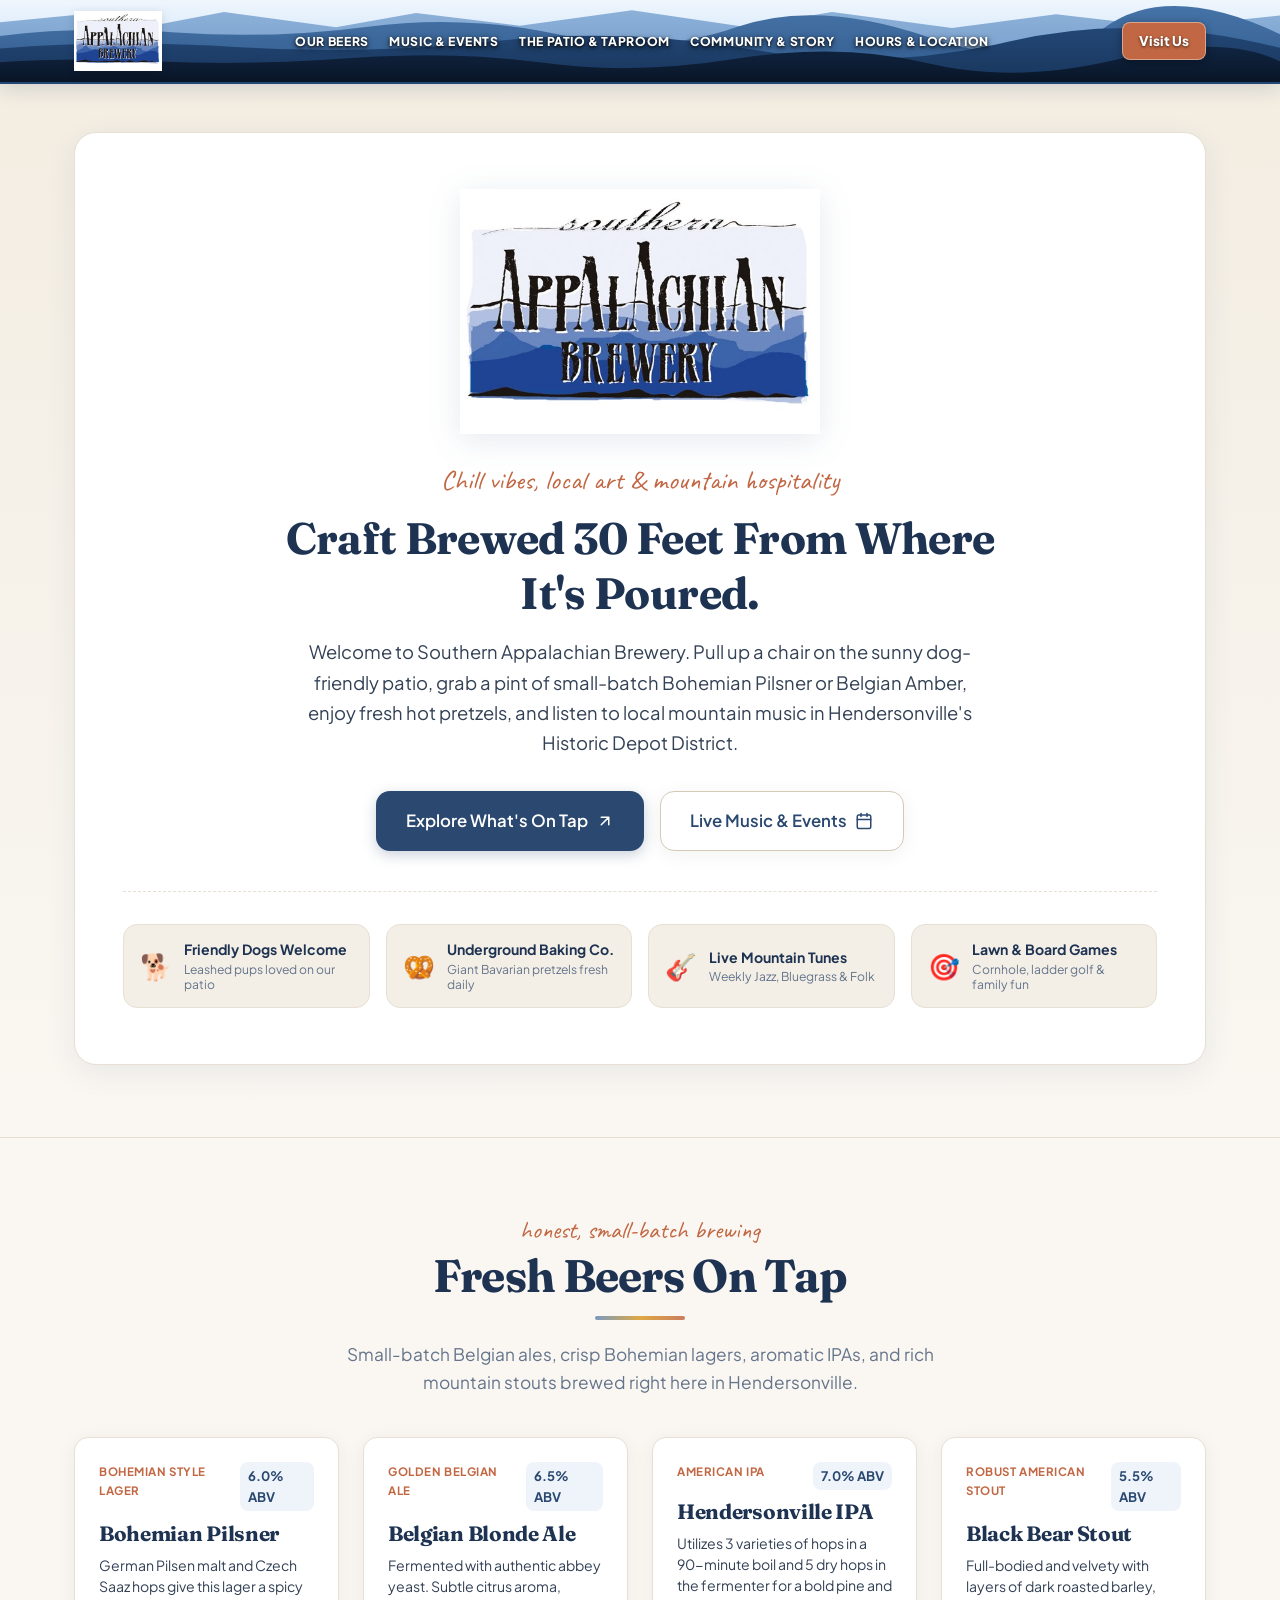
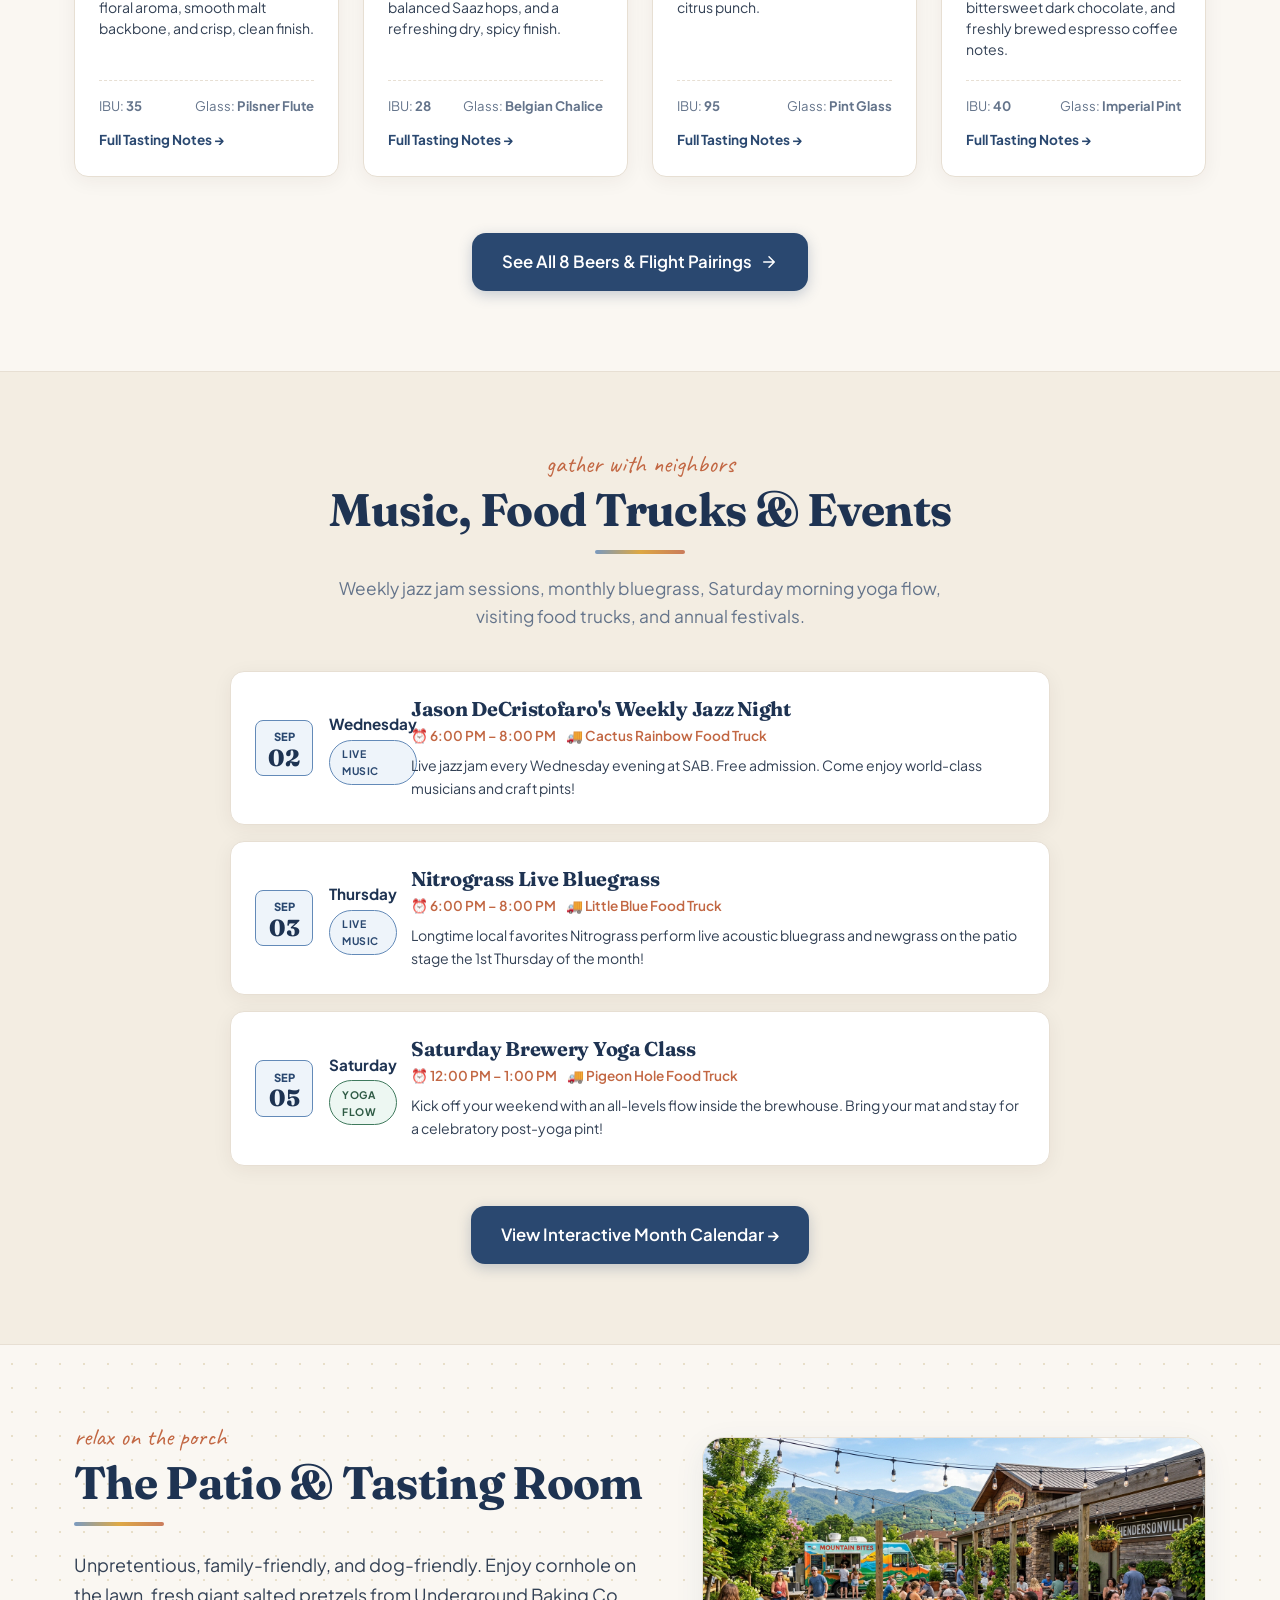
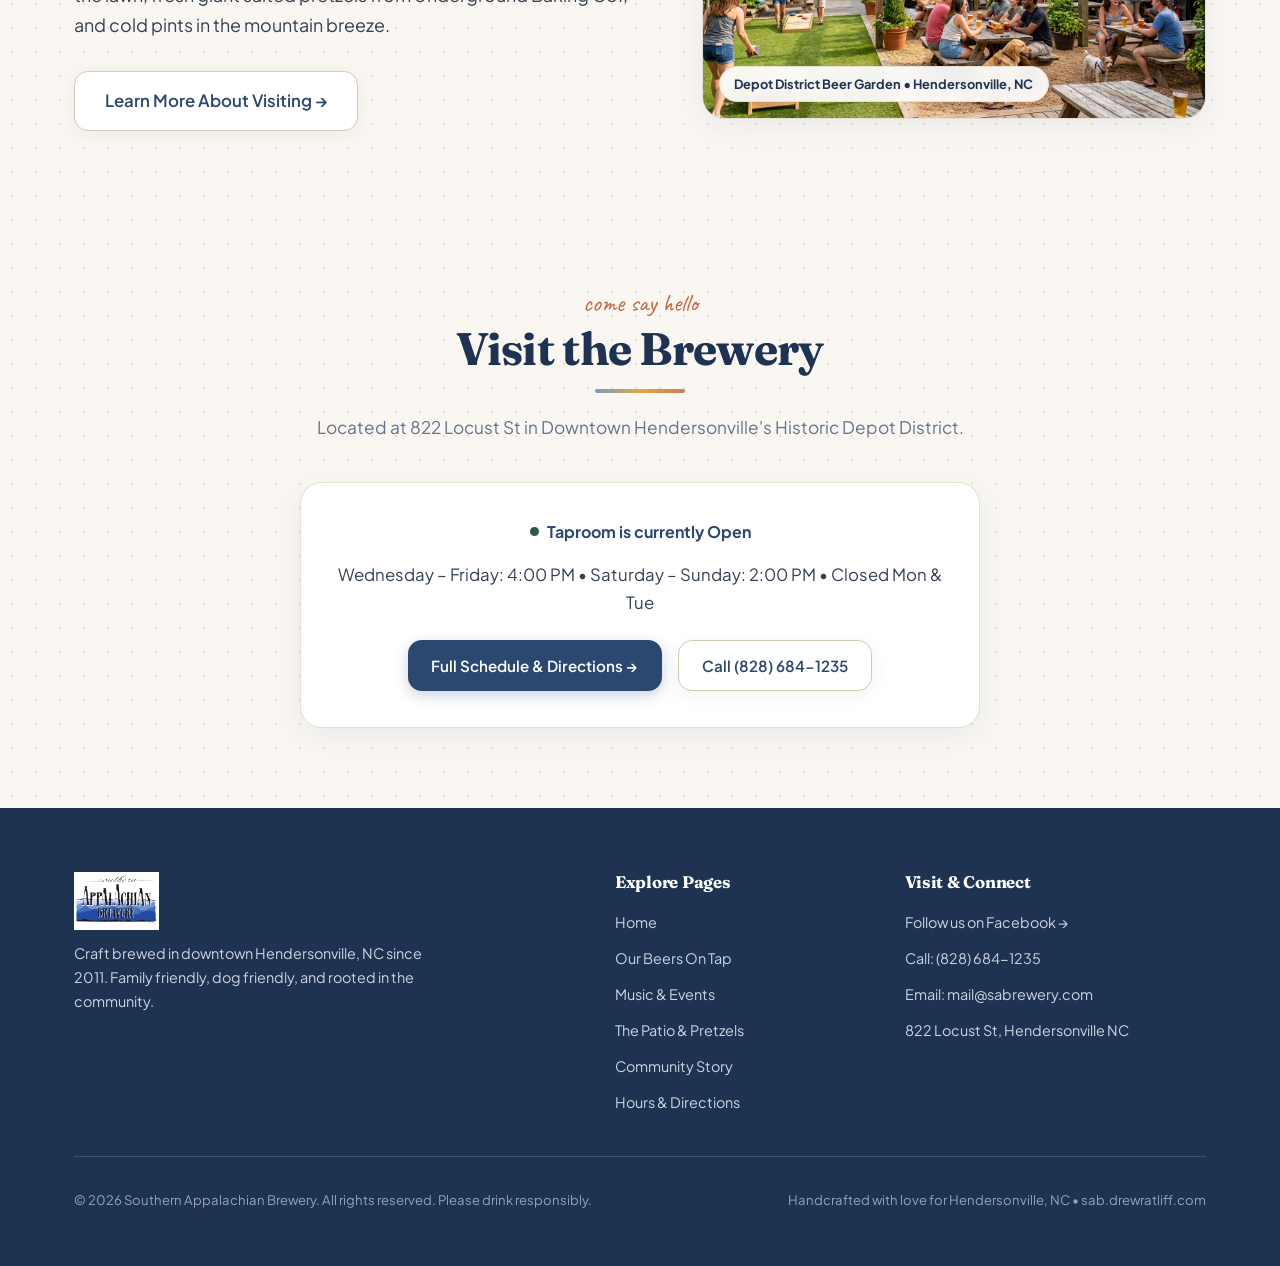
<file: index.html>
<!DOCTYPE html>
<html lang="en">
<head>
  <meta charset="UTF-8">
  <meta name="viewport" content="width=device-width, initial-scale=1.0, viewport-fit=cover">
  <title>Southern Appalachian Brewery | Hendersonville, NC &bull; Craft Beer &amp; Community</title>
  <meta name="description" content="A warm, homey craft microbrewery nestled in the Historic Depot District of Downtown Hendersonville, NC. Fresh local beers brewed 30 feet from where they're poured, dog & family-friendly beer garden, live music, and rotating food trucks.">
  <meta name="theme-color" content="#1E3352">
  
  <!-- OpenGraph / Social -->
  <meta property="og:type" content="website">
  <meta property="og:title" content="Southern Appalachian Brewery | Hendersonville, NC">
  <meta property="og:description" content="Chill mountain vibes, fresh craft beers on tap, dog-friendly patio, live bluegrass & jazz, and community gatherings in the Blue Ridge Mountains.">
  <meta property="og:image" content="assets/images/logo.png">
  
  <!-- Google Fonts -->
  <link rel="preconnect" href="https://fonts.googleapis.com">
  <link rel="preconnect" href="https://fonts.gstatic.com" crossorigin>
  <link href="https://fonts.googleapis.com/css2?family=Caveat:wght@600;700&family=Fraunces:ital,opsz,wght@0,9..144,400;0,9..144,600;0,9..144,700;1,9..144,400&family=Plus+Jakarta+Sans:wght@400;500;600;700&display=swap" rel="stylesheet">
  
  <link rel="stylesheet" href="styles.css">
</head>
<body>

  <!-- Site Navigation Header -->
  <header class="site-header" id="site-header">
    <div class="container header-inner">
      <a href="index.html" class="brand-logo" aria-label="Southern Appalachian Brewery Home">
        <img src="assets/images/logo.png" alt="Southern Appalachian Brewery Logo" class="header-logo-img">
      </a>

      <!-- Desktop Navigation Menu -->
      <nav class="desktop-nav" aria-label="Main Navigation">
        <ul class="nav-list">
          <li><a href="beers.html" class="nav-link">Our Beers</a></li>
          <li><a href="events.html" class="nav-link">Music &amp; Events</a></li>
          <li><a href="taproom.html" class="nav-link">The Patio &amp; Taproom</a></li>
          <li><a href="community.html" class="nav-link">Community &amp; Story</a></li>
          <li><a href="contact.html" class="nav-link">Hours &amp; Location</a></li>
        </ul>
      </nav>

      <!-- Header Actions -->
      <div class="header-actions">
        <a href="contact.html" class="btn btn-primary btn-sm header-visit-btn">Visit Us</a>
        <button class="mobile-menu-toggle" id="mobile-menu-toggle" aria-label="Toggle navigation menu" aria-expanded="false">
          <span class="hamburger-line"></span>
          <span class="hamburger-line"></span>
          <span class="hamburger-line"></span>
        </button>
      </div>
    </div>

    <!-- Mobile Nav Drawer -->
    <div class="mobile-drawer" id="mobile-drawer">
      <div class="mobile-drawer-header">
        <a href="index.html" aria-label="Home">
          <img src="assets/images/logo.png" alt="Southern Appalachian Brewery" class="drawer-logo-img">
        </a>
        <button class="drawer-close-btn" id="drawer-close-btn" aria-label="Close menu">&times;</button>
      </div>
      <ul class="mobile-nav-list">
        <li><a href="beers.html" class="mobile-nav-link">🍺 Fresh Beers On Tap</a></li>
        <li><a href="events.html" class="mobile-nav-link">📅 Music, Shows &amp; Calendar</a></li>
        <li><a href="taproom.html" class="mobile-nav-link">🥨 The Patio &amp; Food Trucks</a></li>
        <li><a href="community.html" class="mobile-nav-link">🎨 Local Art &amp; Community Story</a></li>
        <li><a href="contact.html" class="mobile-nav-link">📍 Hours, Map &amp; Directions</a></li>
      </ul>
      <div class="mobile-drawer-footer">
        <div class="drawer-contact-info">
          <p>📞 <a href="tel:8286841235">(828) 684-1235</a></p>
          <p>📍 822 Locust St, Downtown Hendersonville, NC</p>
        </div>
      </div>
    </div>
  </header>

  <!-- Hero Section: Warm, Welcoming, Blue Ridge Mountain Atmosphere -->
  <section class="hero-section" id="hero">
    <div class="container hero-container">
      <div class="hero-card-main">
        <div class="hero-logo-centerpiece">
          <img src="assets/images/logo.png" alt="Southern Appalachian Brewery Logo" class="hero-main-logo" fetchpriority="high">
        </div>

        <div class="hero-tagline-wrap">
          <span class="hero-script-tag">Chill vibes, local art &amp; mountain hospitality</span>
          <h1 class="hero-heading">Craft Brewed 30 Feet From Where It's Poured.</h1>
          <p class="hero-lead">
            Welcome to Southern Appalachian Brewery. Pull up a chair on the sunny dog-friendly patio, grab a pint of small-batch Bohemian Pilsner or Belgian Amber, enjoy fresh hot pretzels, and listen to local mountain music in Hendersonville's Historic Depot District.
          </p>
        </div>

        <!-- Hero Actions -->
        <div class="hero-actions">
          <a href="beers.html" class="btn btn-primary btn-lg">
            <span>Explore What's On Tap</span>
            <svg width="18" height="18" viewBox="0 0 24 24" fill="none" stroke="currentColor" stroke-width="2" stroke-linecap="round" stroke-linejoin="round" aria-hidden="true"><path d="M7 17l9.2-9.2M17 17V7H7"/></svg>
          </a>
          <a href="events.html" class="btn btn-secondary btn-lg">
            <span>Live Music &amp; Events</span>
            <svg width="18" height="18" viewBox="0 0 24 24" fill="none" stroke="currentColor" stroke-width="2" stroke-linecap="round" stroke-linejoin="round" aria-hidden="true"><rect x="3" y="4" width="18" height="18" rx="2" ry="2"/><line x1="16" y1="2" x2="16" y2="6"/><line x1="8" y1="2" x2="8" y2="6"/><line x1="3" y1="10" x2="21" y2="10"/></svg>
          </a>
        </div>

        <!-- Warm Highlights Row -->
        <div class="hero-porch-highlights">
          <div class="porch-item">
            <span class="porch-icon">🐕</span>
            <div>
              <strong>Friendly Dogs Welcome</strong>
              <p>Leashed pups loved on our patio</p>
            </div>
          </div>
          <div class="porch-item">
            <span class="porch-icon">🥨</span>
            <div>
              <strong>Underground Baking Co.</strong>
              <p>Giant Bavarian pretzels fresh daily</p>
            </div>
          </div>
          <div class="porch-item">
            <span class="porch-icon">🎸</span>
            <div>
              <strong>Live Mountain Tunes</strong>
              <p>Weekly Jazz, Bluegrass &amp; Folk</p>
            </div>
          </div>
          <div class="porch-item">
            <span class="porch-icon">🎯</span>
            <div>
              <strong>Lawn &amp; Board Games</strong>
              <p>Cornhole, ladder golf &amp; family fun</p>
            </div>
          </div>
        </div>
      </div>
    </div>
  </section>

  <!-- Section 1 Preview: Fresh Beers On Tap -->
  <section class="section beers-section">
    <div class="container">
      <div class="section-header text-center">
        <span class="section-script">honest, small-batch brewing</span>
        <h2 class="section-title">Fresh Beers On Tap</h2>
        <div class="watercolor-divider" aria-hidden="true"></div>
        <p class="section-subtitle">
          Small-batch Belgian ales, crisp Bohemian lagers, aromatic IPAs, and rich mountain stouts brewed right here in Hendersonville.
        </p>
      </div>

      <!-- Preview Grid (4 Top Beers) -->
      <div class="beers-grid" id="beers-grid-preview">
        <article class="beer-card">
          <div>
            <div class="beer-card-header">
              <span class="beer-type-badge">Bohemian Style Lager</span>
              <span class="beer-abv-badge">6.0% ABV</span>
            </div>
            <h3 class="beer-title">Bohemian Pilsner</h3>
            <p class="beer-desc">German Pilsen malt and Czech Saaz hops give this lager a spicy floral aroma, smooth malt backbone, and crisp, clean finish.</p>
          </div>
          <div>
            <div class="beer-specs">
              <span>IBU: <strong>35</strong></span>
              <span>Glass: <strong>Pilsner Flute</strong></span>
            </div>
            <a href="beers.html" class="beer-view-btn">Full Tasting Notes &rarr;</a>
          </div>
        </article>

        <article class="beer-card">
          <div>
            <div class="beer-card-header">
              <span class="beer-type-badge">Golden Belgian Ale</span>
              <span class="beer-abv-badge">6.5% ABV</span>
            </div>
            <h3 class="beer-title">Belgian Blonde Ale</h3>
            <p class="beer-desc">Fermented with authentic abbey yeast. Subtle citrus aroma, balanced Saaz hops, and a refreshing dry, spicy finish.</p>
          </div>
          <div>
            <div class="beer-specs">
              <span>IBU: <strong>28</strong></span>
              <span>Glass: <strong>Belgian Chalice</strong></span>
            </div>
            <a href="beers.html" class="beer-view-btn">Full Tasting Notes &rarr;</a>
          </div>
        </article>

        <article class="beer-card">
          <div>
            <div class="beer-card-header">
              <span class="beer-type-badge">American IPA</span>
              <span class="beer-abv-badge">7.0% ABV</span>
            </div>
            <h3 class="beer-title">Hendersonville IPA</h3>
            <p class="beer-desc">Utilizes 3 varieties of hops in a 90-minute boil and 5 dry hops in the fermenter for a bold pine and citrus punch.</p>
          </div>
          <div>
            <div class="beer-specs">
              <span>IBU: <strong>95</strong></span>
              <span>Glass: <strong>Pint Glass</strong></span>
            </div>
            <a href="beers.html" class="beer-view-btn">Full Tasting Notes &rarr;</a>
          </div>
        </article>

        <article class="beer-card">
          <div>
            <div class="beer-card-header">
              <span class="beer-type-badge">Robust American Stout</span>
              <span class="beer-abv-badge">5.5% ABV</span>
            </div>
            <h3 class="beer-title">Black Bear Stout</h3>
            <p class="beer-desc">Full-bodied and velvety with layers of dark roasted barley, bittersweet dark chocolate, and freshly brewed espresso coffee notes.</p>
          </div>
          <div>
            <div class="beer-specs">
              <span>IBU: <strong>40</strong></span>
              <span>Glass: <strong>Imperial Pint</strong></span>
            </div>
            <a href="beers.html" class="beer-view-btn">Full Tasting Notes &rarr;</a>
          </div>
        </article>
      </div>

      <div class="text-center" style="margin-top: 2rem;">
        <a href="beers.html" class="btn btn-primary btn-lg">
          <span>See All 8 Beers &amp; Flight Pairings</span>
          <svg width="18" height="18" viewBox="0 0 24 24" fill="none" stroke="currentColor" stroke-width="2" stroke-linecap="round" stroke-linejoin="round" aria-hidden="true"><path d="M5 12h14M12 5l7 7-7 7"/></svg>
        </a>
      </div>
    </div>
  </section>

  <!-- Section 2 Preview: Music, Food Trucks & Community Events -->
  <section class="section events-section">
    <div class="container">
      <div class="section-header text-center">
        <span class="section-script">gather with neighbors</span>
        <h2 class="section-title">Music, Food Trucks &amp; Events</h2>
        <div class="watercolor-divider" aria-hidden="true"></div>
        <p class="section-subtitle">
          Weekly jazz jam sessions, monthly bluegrass, Saturday morning yoga flow, visiting food trucks, and annual festivals.
        </p>
      </div>

      <!-- Preview Events Grid -->
      <div class="agenda-list" style="max-width: 820px; margin: 0 auto 2.5rem;">
        <article class="agenda-card">
          <div class="agenda-date-box">
            <div class="date-badge">
              <span class="date-month">SEP</span>
              <span class="date-day">02</span>
            </div>
            <div>
              <span class="date-weekday">Wednesday</span>
              <span class="badge badge-mountain" style="display: block; font-size: 0.65rem; margin-top: 2px;">Live Music</span>
            </div>
          </div>
          <div class="agenda-details">
            <h4 class="agenda-title">Jason DeCristofaro's Weekly Jazz Night</h4>
            <div class="agenda-time">⏰ 6:00 PM – 8:00 PM <span style="color: var(--mountain-clay); margin-left: 0.5rem;">🚚 Cactus Rainbow Food Truck</span></div>
            <p class="agenda-desc">Live jazz jam every Wednesday evening at SAB. Free admission. Come enjoy world-class musicians and craft pints!</p>
          </div>
        </article>

        <article class="agenda-card">
          <div class="agenda-date-box">
            <div class="date-badge">
              <span class="date-month">SEP</span>
              <span class="date-day">03</span>
            </div>
            <div>
              <span class="date-weekday">Thursday</span>
              <span class="badge badge-mountain" style="display: block; font-size: 0.65rem; margin-top: 2px;">Live Music</span>
            </div>
          </div>
          <div class="agenda-details">
            <h4 class="agenda-title">Nitrograss Live Bluegrass</h4>
            <div class="agenda-time">⏰ 6:00 PM – 8:00 PM <span style="color: var(--mountain-clay); margin-left: 0.5rem;">🚚 Little Blue Food Truck</span></div>
            <p class="agenda-desc">Longtime local favorites Nitrograss perform live acoustic bluegrass and newgrass on the patio stage the 1st Thursday of the month!</p>
          </div>
        </article>

        <article class="agenda-card">
          <div class="agenda-date-box">
            <div class="date-badge">
              <span class="date-month">SEP</span>
              <span class="date-day">05</span>
            </div>
            <div>
              <span class="date-weekday">Saturday</span>
              <span class="badge badge-pine" style="display: block; font-size: 0.65rem; margin-top: 2px;">Yoga Flow</span>
            </div>
          </div>
          <div class="agenda-details">
            <h4 class="agenda-title">Saturday Brewery Yoga Class</h4>
            <div class="agenda-time">⏰ 12:00 PM – 1:00 PM <span style="color: var(--mountain-clay); margin-left: 0.5rem;">🚚 Pigeon Hole Food Truck</span></div>
            <p class="agenda-desc">Kick off your weekend with an all-levels flow inside the brewhouse. Bring your mat and stay for a celebratory post-yoga pint!</p>
          </div>
        </article>
      </div>

      <div class="text-center">
        <a href="events.html" class="btn btn-primary btn-lg">
          <span>View Interactive Month Calendar &rarr;</span>
        </a>
      </div>
    </div>
  </section>

  <!-- Section 3 Preview: Patio & Pretzels -->
  <section class="section tasting-room-section">
    <div class="container">
      <div class="tasting-room-grid">
        <div class="tasting-info">
          <span class="section-script">relax on the porch</span>
          <h2 class="section-title">The Patio &amp; Tasting Room</h2>
          <div class="watercolor-divider" style="margin: 0 0 1.5rem 0;" aria-hidden="true"></div>
          <p class="lead-text">
            Unpretentious, family-friendly, and dog-friendly. Enjoy cornhole on the lawn, fresh giant salted pretzels from Underground Baking Co., and cold pints in the mountain breeze.
          </p>
          <div style="margin-top: 1.5rem;">
            <a href="taproom.html" class="btn btn-secondary btn-lg">Learn More About Visiting &rarr;</a>
          </div>
        </div>
        <div class="tasting-visual">
          <div class="porch-photo-card">
            <img src="assets/images/patio.jpg" alt="Outdoor beer garden patio with picnic tables, cornhole, and food truck" loading="lazy">
            <div class="photo-caption">
              <span>Depot District Beer Garden &bull; Hendersonville, NC</span>
            </div>
          </div>
        </div>
      </div>
    </div>
  </section>

  <!-- Location & Hours Snippet -->
  <section class="section location-section">
    <div class="container">
      <div class="section-header text-center">
        <span class="section-script">come say hello</span>
        <h2 class="section-title">Visit the Brewery</h2>
        <div class="watercolor-divider" aria-hidden="true"></div>
        <p class="section-subtitle">
          Located at 822 Locust St in Downtown Hendersonville's Historic Depot District.
        </p>
      </div>

      <div class="homey-card text-center" style="max-width: 680px; margin: 0 auto;">
        <div class="card-status-header" style="justify-content: center; margin-bottom: 1rem;">
          <span class="status-dot pulse" id="hours-status-dot"></span>
          <span id="hours-status-title" style="font-weight: 700; color: var(--mountain-blue);">Taproom Schedule</span>
        </div>
        <p style="font-size: 1.05rem; margin-bottom: 1.5rem;">
          Wednesday &ndash; Friday: 4:00 PM &bull; Saturday &ndash; Sunday: 2:00 PM &bull; Closed Mon &amp; Tue
        </p>
        <div style="display: flex; justify-content: center; gap: 1rem; flex-wrap: wrap;">
          <a href="contact.html" class="btn btn-primary">Full Schedule &amp; Directions &rarr;</a>
          <a href="tel:8286841235" class="btn btn-secondary">Call (828) 684-1235</a>
        </div>
      </div>
    </div>
  </section>

  <!-- Warm Mountain Footer -->
  <footer class="site-footer">
    <div class="container footer-inner">
      <div class="footer-top">
        <div class="footer-brand-col">
          <img src="assets/images/logo.png" alt="Southern Appalachian Brewery" class="footer-logo-img">
          <p class="footer-motto">
            Craft brewed in downtown Hendersonville, NC since 2011. Family friendly, dog friendly, and rooted in the community.
          </p>
        </div>

        <div class="footer-links-col">
          <h5>Explore Pages</h5>
          <ul>
            <li><a href="index.html">Home</a></li>
            <li><a href="beers.html">Our Beers On Tap</a></li>
            <li><a href="events.html">Music &amp; Events</a></li>
            <li><a href="taproom.html">The Patio &amp; Pretzels</a></li>
            <li><a href="community.html">Community Story</a></li>
            <li><a href="contact.html">Hours &amp; Directions</a></li>
          </ul>
        </div>

        <div class="footer-links-col">
          <h5>Visit &amp; Connect</h5>
          <ul>
            <li><a href="https://www.facebook.com/pages/Southern-Appalachian-Brewery/186297024741055" target="_blank" rel="noopener noreferrer">Follow us on Facebook &rarr;</a></li>
            <li><a href="tel:8286841235">Call: (828) 684-1235</a></li>
            <li><a href="mailto:mail@sabrewery.com">Email: mail@sabrewery.com</a></li>
            <li><a href="https://maps.google.com/?q=822+Locust+Street,+Hendersonville,+NC+28792" target="_blank" rel="noopener noreferrer">822 Locust St, Hendersonville NC</a></li>
          </ul>
        </div>
      </div>

      <div class="footer-bottom">
        <p>&copy; 2026 Southern Appalachian Brewery. All rights reserved. Please drink responsibly.</p>
        <p class="footer-note">Handcrafted with love for Hendersonville, NC &bull; sab.drewratliff.com</p>
      </div>
    </div>
  </footer>

  <!-- Fixed Mobile Bottom Navigation Bar -->
  <nav class="mobile-bottom-nav" aria-label="Mobile quick navigation">
    <a href="index.html" class="bottom-nav-item active">
      <span class="bottom-nav-icon">🏡</span>
      <span class="bottom-nav-label">Home</span>
    </a>
    <a href="beers.html" class="bottom-nav-item">
      <span class="bottom-nav-icon">🍺</span>
      <span class="bottom-nav-label">Beers</span>
    </a>
    <a href="events.html" class="bottom-nav-item">
      <span class="bottom-nav-icon">📅</span>
      <span class="bottom-nav-label">Events</span>
    </a>
    <a href="contact.html" class="bottom-nav-item">
      <span class="bottom-nav-icon">⏰</span>
      <span class="bottom-nav-label">Hours</span>
    </a>
    <a href="tel:8286841235" class="bottom-nav-item">
      <span class="bottom-nav-icon">📞</span>
      <span class="bottom-nav-label">Call</span>
    </a>
  </nav>

  <!-- Scripts -->
  <script src="app.js"></script>
</body>
</html>
</file>
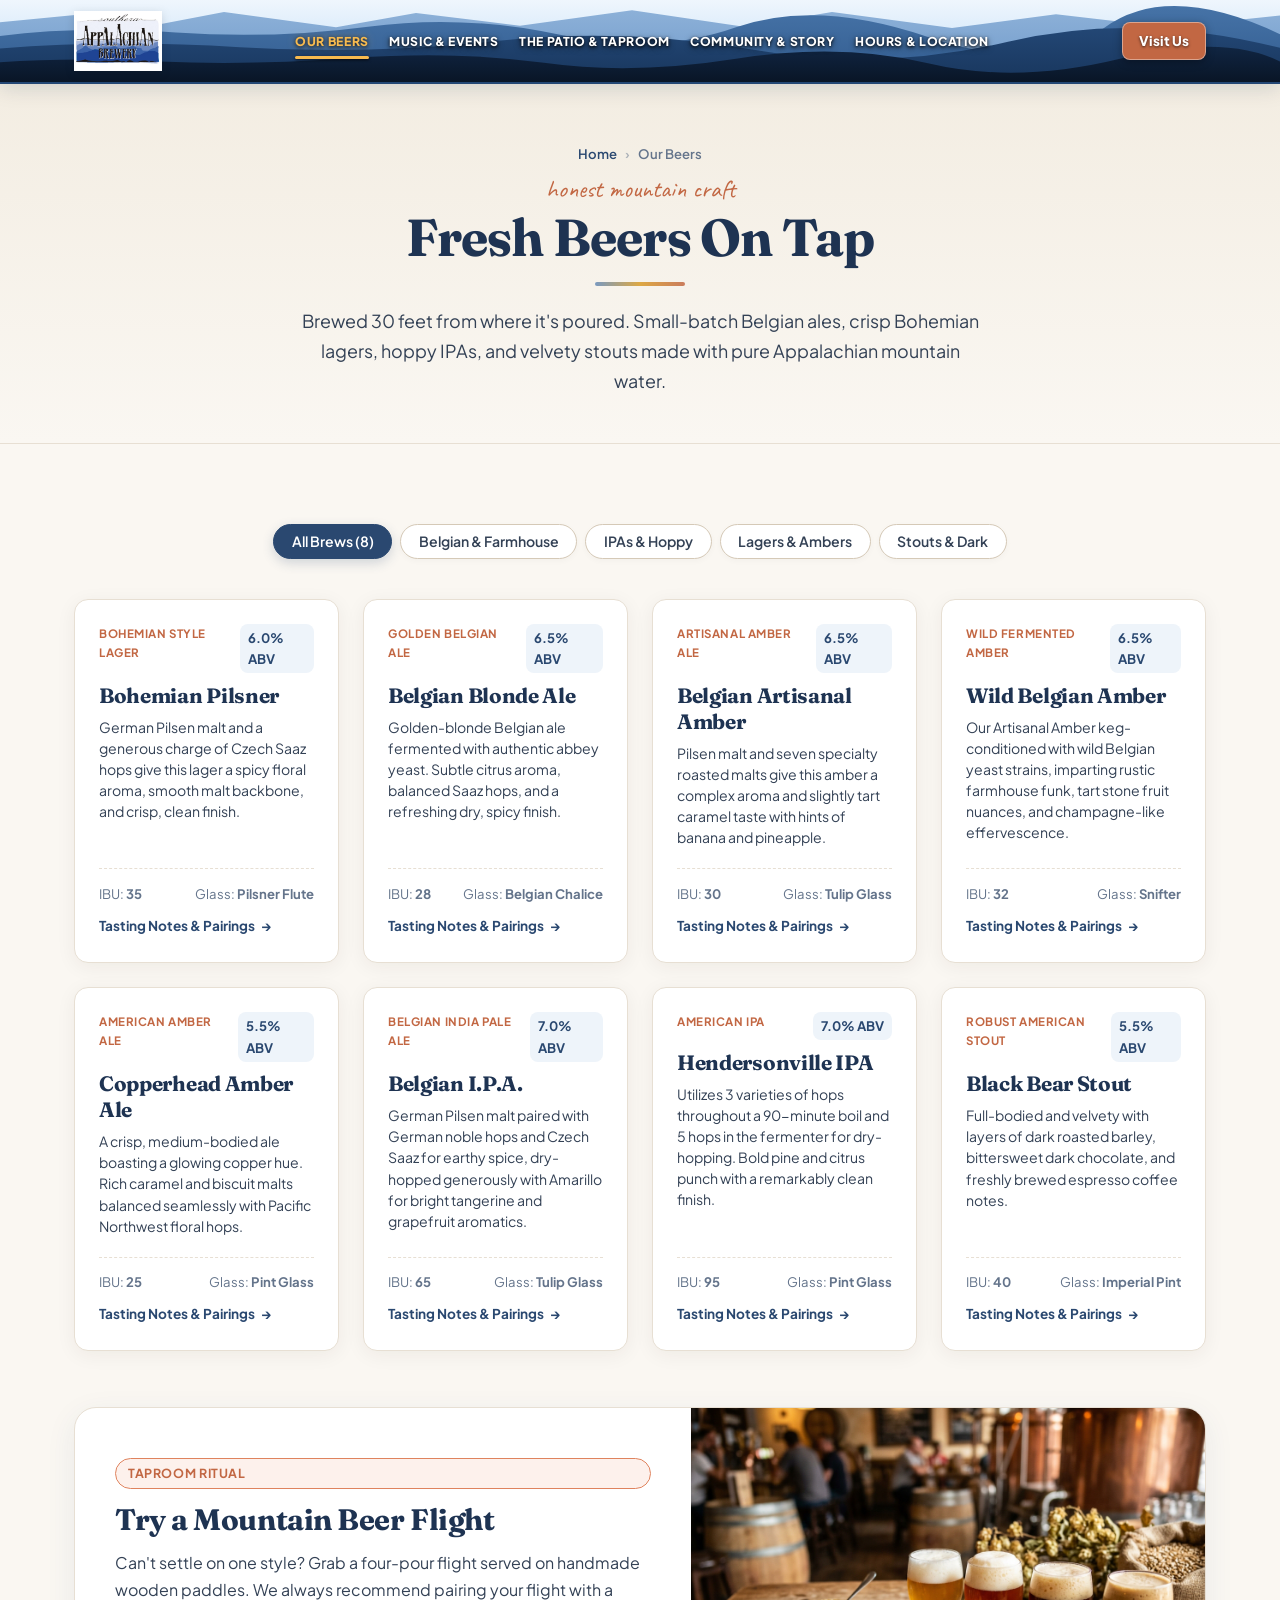
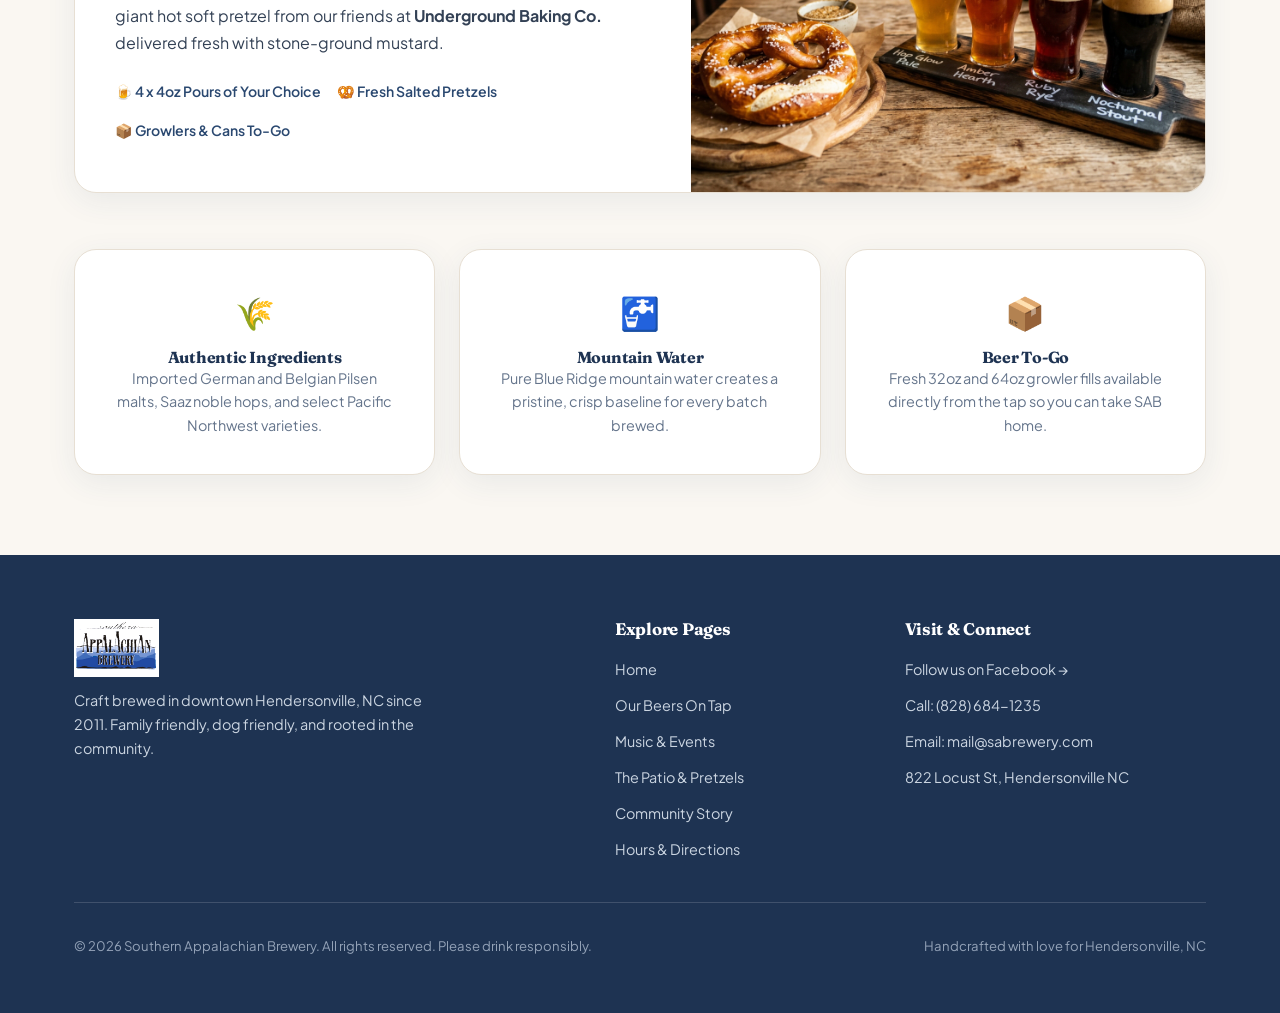
<file: beers.html>
<!DOCTYPE html>
<html lang="en">
<head>
  <meta charset="UTF-8">
  <meta name="viewport" content="width=device-width, initial-scale=1.0, viewport-fit=cover">
  <title>Our Beers On Tap | Southern Appalachian Brewery &bull; Hendersonville, NC</title>
  <meta name="description" content="Explore our rotating draft list of Belgian ales, crisp Bohemian lagers, aromatic IPAs, and rich stouts brewed in Hendersonville, NC. Pair with giant Bavarian pretzels.">
  <meta name="theme-color" content="#1E3352">
  
  <!-- Google Fonts -->
  <link rel="preconnect" href="https://fonts.googleapis.com">
  <link rel="preconnect" href="https://fonts.gstatic.com" crossorigin>
  <link href="https://fonts.googleapis.com/css2?family=Caveat:wght@600;700&family=Fraunces:ital,opsz,wght@0,9..144,400;0,9..144,600;0,9..144,700;1,9..144,400&family=Plus+Jakarta+Sans:wght@400;500;600;700&display=swap" rel="stylesheet">
  
  <link rel="stylesheet" href="styles.css">
</head>
<body>

  <!-- Site Navigation Header -->
  <header class="site-header" id="site-header">
    <div class="container header-inner">
      <a href="index.html" class="brand-logo" aria-label="Southern Appalachian Brewery Home">
        <img src="assets/images/logo.png" alt="Southern Appalachian Brewery Logo" class="header-logo-img">
      </a>

      <!-- Desktop Navigation Menu -->
      <nav class="desktop-nav" aria-label="Main Navigation">
        <ul class="nav-list">
          <li><a href="beers.html" class="nav-link active">Our Beers</a></li>
          <li><a href="events.html" class="nav-link">Music &amp; Events</a></li>
          <li><a href="taproom.html" class="nav-link">The Patio &amp; Taproom</a></li>
          <li><a href="community.html" class="nav-link">Community &amp; Story</a></li>
          <li><a href="contact.html" class="nav-link">Hours &amp; Location</a></li>
        </ul>
      </nav>

      <!-- Header Actions -->
      <div class="header-actions">
        <a href="contact.html" class="btn btn-primary btn-sm header-visit-btn">Visit Us</a>
        <button class="mobile-menu-toggle" id="mobile-menu-toggle" aria-label="Toggle navigation menu" aria-expanded="false">
          <span class="hamburger-line"></span>
          <span class="hamburger-line"></span>
          <span class="hamburger-line"></span>
        </button>
      </div>
    </div>

    <!-- Mobile Nav Drawer -->
    <div class="mobile-drawer" id="mobile-drawer">
      <div class="mobile-drawer-header">
        <a href="index.html" aria-label="Home">
          <img src="assets/images/logo.png" alt="Southern Appalachian Brewery" class="drawer-logo-img">
        </a>
        <button class="drawer-close-btn" id="drawer-close-btn" aria-label="Close menu">&times;</button>
      </div>
      <ul class="mobile-nav-list">
        <li><a href="beers.html" class="mobile-nav-link active">🍺 Fresh Beers On Tap</a></li>
        <li><a href="events.html" class="mobile-nav-link">📅 Music, Shows &amp; Calendar</a></li>
        <li><a href="taproom.html" class="mobile-nav-link">🥨 The Patio &amp; Food Trucks</a></li>
        <li><a href="community.html" class="mobile-nav-link">🎨 Local Art &amp; Community Story</a></li>
        <li><a href="contact.html" class="mobile-nav-link">📍 Hours, Map &amp; Directions</a></li>
      </ul>
      <div class="mobile-drawer-footer">
        <div class="drawer-contact-info">
          <p>📞 <a href="tel:8286841235">(828) 684-1235</a></p>
          <p>📍 822 Locust St, Downtown Hendersonville, NC</p>
        </div>
      </div>
    </div>
  </header>

  <!-- Subpage Banner -->
  <section class="page-banner">
    <div class="container">
      <nav class="breadcrumb-trail" aria-label="Breadcrumb">
        <a href="index.html">Home</a>
        <span class="breadcrumb-sep">&rsaquo;</span>
        <span>Our Beers</span>
      </nav>
      <span class="section-script">honest mountain craft</span>
      <h1 class="page-banner-title">Fresh Beers On Tap</h1>
      <div class="watercolor-divider" aria-hidden="true"></div>
      <p class="page-banner-subtitle">
        Brewed 30 feet from where it's poured. Small-batch Belgian ales, crisp Bohemian lagers, hoppy IPAs, and velvety stouts made with pure Appalachian mountain water.
      </p>
    </div>
  </section>

  <!-- Beers Catalog Section -->
  <main class="section beers-section">
    <div class="container">
      <!-- Category Filters -->
      <div class="beer-filters" role="tablist" aria-label="Beer category filters">
        <button class="filter-pill active" data-filter="all" role="tab" aria-selected="true">All Brews (8)</button>
        <button class="filter-pill" data-filter="belgian" role="tab" aria-selected="false">Belgian &amp; Farmhouse</button>
        <button class="filter-pill" data-filter="ipa" role="tab" aria-selected="false">IPAs &amp; Hoppy</button>
        <button class="filter-pill" data-filter="lager-ale" role="tab" aria-selected="false">Lagers &amp; Ambers</button>
        <button class="filter-pill" data-filter="dark" role="tab" aria-selected="false">Stouts &amp; Dark</button>
      </div>

      <!-- Beers Grid (Rendered dynamically by app.js) -->
      <div class="beers-grid" id="beers-grid"></div>

      <!-- Flight & Pretzel Experience Card -->
      <div class="flight-community-card">
        <div class="flight-text">
          <span class="badge badge-clay">Taproom Ritual</span>
          <h3>Try a Mountain Beer Flight</h3>
          <p>
            Can't settle on one style? Grab a four-pour flight served on handmade wooden paddles. We always recommend pairing your flight with a giant hot soft pretzel from our friends at <strong>Underground Baking Co.</strong> delivered fresh with stone-ground mustard.
          </p>
          <div class="flight-tags">
            <span>🍺 4 x 4oz Pours of Your Choice</span>
            <span>🥨 Fresh Salted Pretzels</span>
            <span>📦 Growlers &amp; Cans To-Go</span>
          </div>
        </div>
        <div class="flight-img-wrapper">
          <img src="assets/images/beer-pretzels.jpg" alt="Craft beer flight and giant Bavarian pretzel" loading="lazy">
        </div>
      </div>

      <!-- Brewery Philosophy Grid -->
      <div style="margin-top: 3.5rem; display: grid; grid-template-columns: repeat(auto-fit, minmax(280px, 1fr)); gap: 1.5rem;">
        <div class="homey-card text-center">
          <span style="font-size: 2rem; display: block; margin-bottom: 0.5rem;">🌾</span>
          <h4>Authentic Ingredients</h4>
          <p style="color: var(--text-muted); font-size: 0.9rem;">Imported German and Belgian Pilsen malts, Saaz noble hops, and select Pacific Northwest varieties.</p>
        </div>
        <div class="homey-card text-center">
          <span style="font-size: 2rem; display: block; margin-bottom: 0.5rem;">🚰</span>
          <h4>Mountain Water</h4>
          <p style="color: var(--text-muted); font-size: 0.9rem;">Pure Blue Ridge mountain water creates a pristine, crisp baseline for every batch brewed.</p>
        </div>
        <div class="homey-card text-center">
          <span style="font-size: 2rem; display: block; margin-bottom: 0.5rem;">📦</span>
          <h4>Beer To-Go</h4>
          <p style="color: var(--text-muted); font-size: 0.9rem;">Fresh 32oz and 64oz growler fills available directly from the tap so you can take SAB home.</p>
        </div>
      </div>
    </div>
  </main>

  <!-- MODAL: Beer Detail & Pairing Modal -->
  <div class="modal-backdrop" id="beer-modal" aria-hidden="true" role="dialog">
    <div class="modal-card">
      <div class="modal-header">
        <div class="modal-title-wrap">
          <span class="badge badge-mountain" id="beer-modal-style">Style</span>
          <h3 id="beer-modal-name">Beer Name</h3>
        </div>
        <button class="modal-close-btn" id="close-beer-modal-btn" aria-label="Close modal">&times;</button>
      </div>
      <div class="modal-body" id="beer-modal-body"></div>
    </div>
  </div>

  <!-- Warm Mountain Footer -->
  <footer class="site-footer">
    <div class="container footer-inner">
      <div class="footer-top">
        <div class="footer-brand-col">
          <img src="assets/images/logo.png" alt="Southern Appalachian Brewery" class="footer-logo-img">
          <p class="footer-motto">
            Craft brewed in downtown Hendersonville, NC since 2011. Family friendly, dog friendly, and rooted in the community.
          </p>
        </div>

        <div class="footer-links-col">
          <h5>Explore Pages</h5>
          <ul>
            <li><a href="index.html">Home</a></li>
            <li><a href="beers.html">Our Beers On Tap</a></li>
            <li><a href="events.html">Music &amp; Events</a></li>
            <li><a href="taproom.html">The Patio &amp; Pretzels</a></li>
            <li><a href="community.html">Community Story</a></li>
            <li><a href="contact.html">Hours &amp; Directions</a></li>
          </ul>
        </div>

        <div class="footer-links-col">
          <h5>Visit &amp; Connect</h5>
          <ul>
            <li><a href="https://www.facebook.com/pages/Southern-Appalachian-Brewery/186297024741055" target="_blank" rel="noopener noreferrer">Follow us on Facebook &rarr;</a></li>
            <li><a href="tel:8286841235">Call: (828) 684-1235</a></li>
            <li><a href="mailto:mail@sabrewery.com">Email: mail@sabrewery.com</a></li>
            <li><a href="contact.html">822 Locust St, Hendersonville NC</a></li>
          </ul>
        </div>
      </div>

      <div class="footer-bottom">
        <p>&copy; 2026 Southern Appalachian Brewery. All rights reserved. Please drink responsibly.</p>
        <p class="footer-note">Handcrafted with love for Hendersonville, NC</p>
      </div>
    </div>
  </footer>

  <!-- Fixed Mobile Bottom Navigation Bar -->
  <nav class="mobile-bottom-nav" aria-label="Mobile quick navigation">
    <a href="index.html" class="bottom-nav-item">
      <span class="bottom-nav-icon">🏡</span>
      <span class="bottom-nav-label">Home</span>
    </a>
    <a href="beers.html" class="bottom-nav-item active">
      <span class="bottom-nav-icon">🍺</span>
      <span class="bottom-nav-label">Beers</span>
    </a>
    <a href="events.html" class="bottom-nav-item">
      <span class="bottom-nav-icon">📅</span>
      <span class="bottom-nav-label">Events</span>
    </a>
    <a href="contact.html" class="bottom-nav-item">
      <span class="bottom-nav-icon">⏰</span>
      <span class="bottom-nav-label">Hours</span>
    </a>
    <a href="tel:8286841235" class="bottom-nav-item">
      <span class="bottom-nav-icon">📞</span>
      <span class="bottom-nav-label">Call</span>
    </a>
  </nav>

  <!-- Scripts -->
  <script src="app.js"></script>
</body>
</html>
</file>
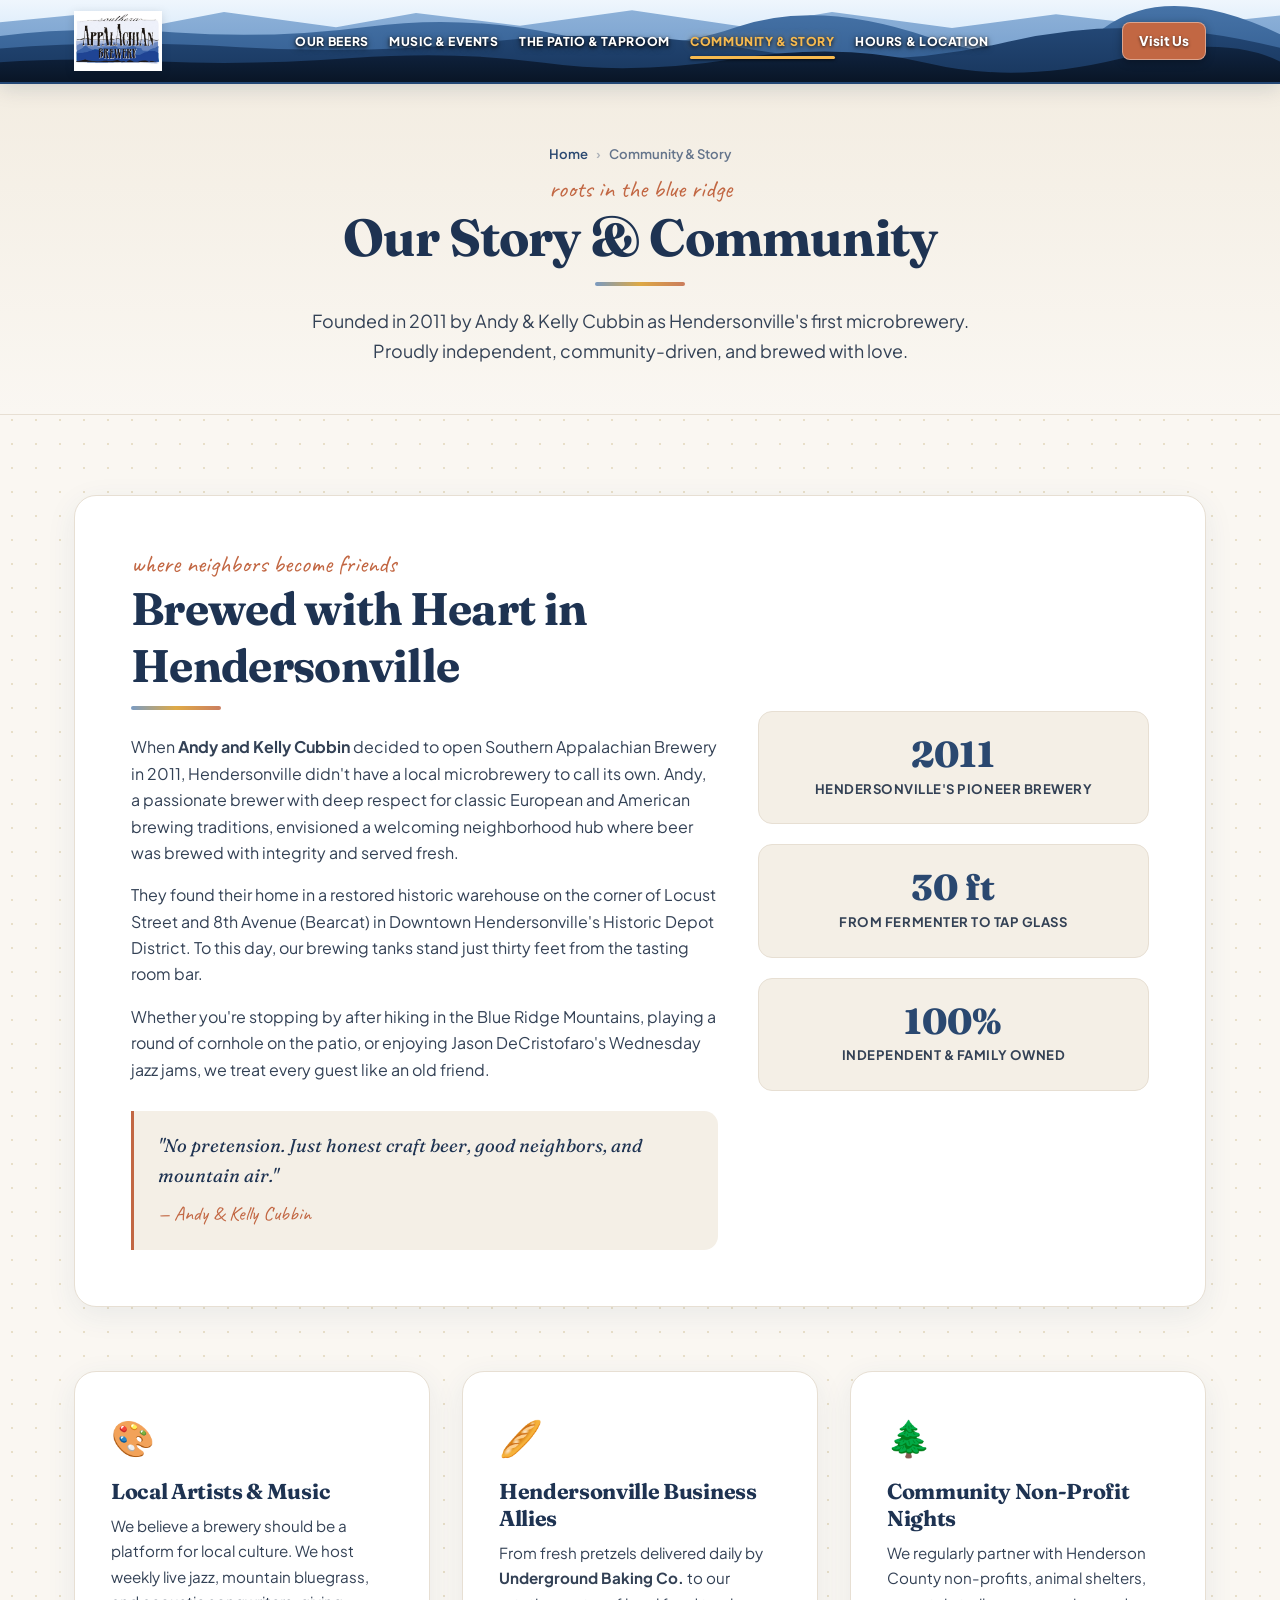
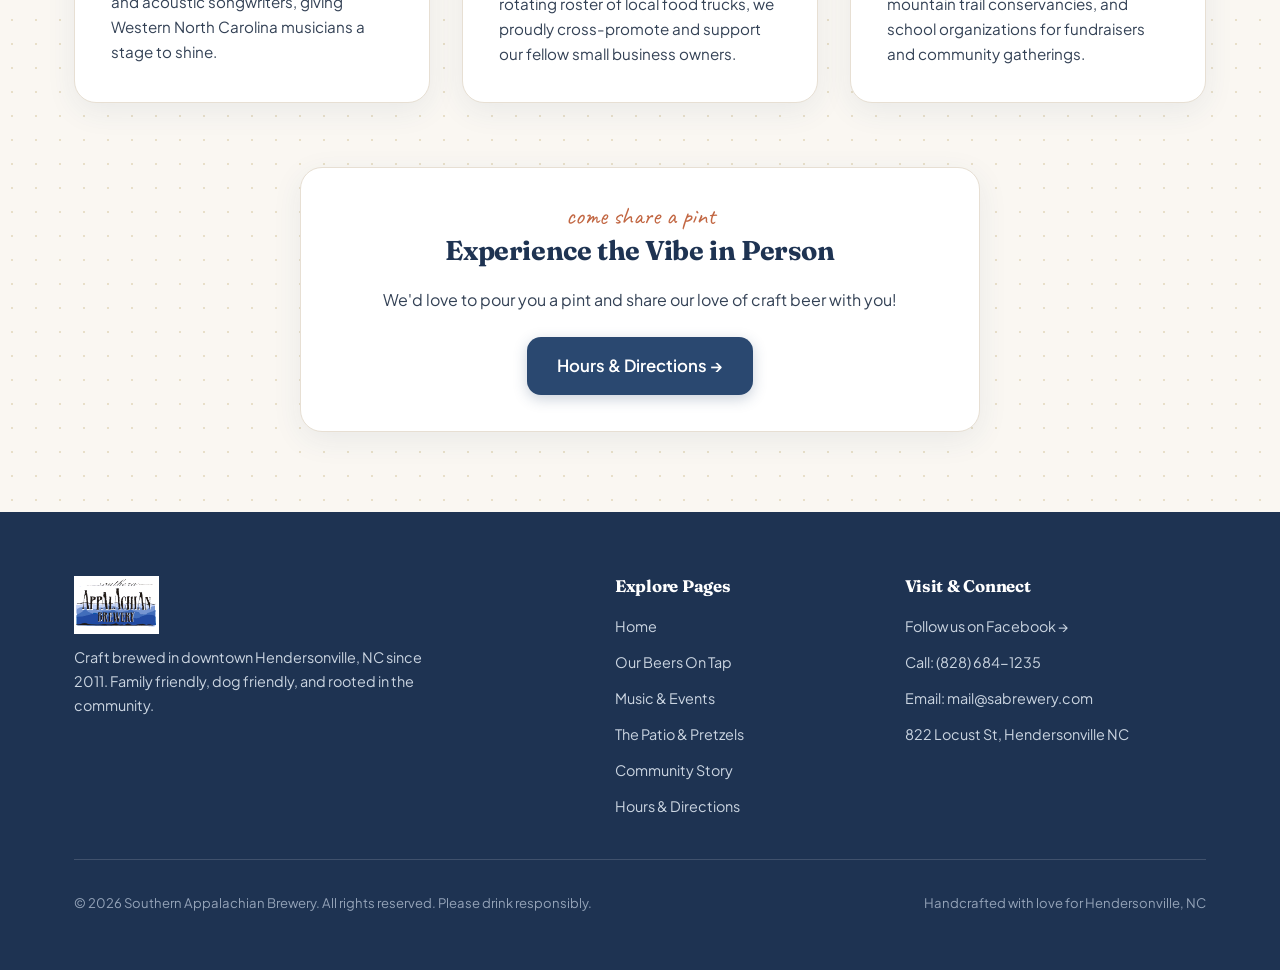
<file: community.html>
<!DOCTYPE html>
<html lang="en">
<head>
  <meta charset="UTF-8">
  <meta name="viewport" content="width=device-width, initial-scale=1.0, viewport-fit=cover">
  <title>Our Story &amp; Community | Southern Appalachian Brewery &bull; Hendersonville, NC</title>
  <meta name="description" content="Learn about Andy and Kelly Cubbin, the history of Southern Appalachian Brewery, and our commitment to community, local music, and mountain heritage in Hendersonville, NC.">
  <meta name="theme-color" content="#1E3352">
  
  <!-- Google Fonts -->
  <link rel="preconnect" href="https://fonts.googleapis.com">
  <link rel="preconnect" href="https://fonts.gstatic.com" crossorigin>
  <link href="https://fonts.googleapis.com/css2?family=Caveat:wght@600;700&family=Fraunces:ital,opsz,wght@0,9..144,400;0,9..144,600;0,9..144,700;1,9..144,400&family=Plus+Jakarta+Sans:wght@400;500;600;700&display=swap" rel="stylesheet">
  
  <link rel="stylesheet" href="styles.css">
</head>
<body>

  <!-- Site Navigation Header -->
  <header class="site-header" id="site-header">
    <div class="container header-inner">
      <a href="index.html" class="brand-logo" aria-label="Southern Appalachian Brewery Home">
        <img src="assets/images/logo.png" alt="Southern Appalachian Brewery Logo" class="header-logo-img">
      </a>

      <!-- Desktop Navigation Menu -->
      <nav class="desktop-nav" aria-label="Main Navigation">
        <ul class="nav-list">
          <li><a href="beers.html" class="nav-link">Our Beers</a></li>
          <li><a href="events.html" class="nav-link">Music &amp; Events</a></li>
          <li><a href="taproom.html" class="nav-link">The Patio &amp; Taproom</a></li>
          <li><a href="community.html" class="nav-link active">Community &amp; Story</a></li>
          <li><a href="contact.html" class="nav-link">Hours &amp; Location</a></li>
        </ul>
      </nav>

      <!-- Header Actions -->
      <div class="header-actions">
        <a href="contact.html" class="btn btn-primary btn-sm header-visit-btn">Visit Us</a>
        <button class="mobile-menu-toggle" id="mobile-menu-toggle" aria-label="Toggle navigation menu" aria-expanded="false">
          <span class="hamburger-line"></span>
          <span class="hamburger-line"></span>
          <span class="hamburger-line"></span>
        </button>
      </div>
    </div>

    <!-- Mobile Nav Drawer -->
    <div class="mobile-drawer" id="mobile-drawer">
      <div class="mobile-drawer-header">
        <a href="index.html" aria-label="Home">
          <img src="assets/images/logo.png" alt="Southern Appalachian Brewery" class="drawer-logo-img">
        </a>
        <button class="drawer-close-btn" id="drawer-close-btn" aria-label="Close menu">&times;</button>
      </div>
      <ul class="mobile-nav-list">
        <li><a href="beers.html" class="mobile-nav-link">🍺 Fresh Beers On Tap</a></li>
        <li><a href="events.html" class="mobile-nav-link">📅 Music, Shows &amp; Calendar</a></li>
        <li><a href="taproom.html" class="mobile-nav-link">🥨 The Patio &amp; Food Trucks</a></li>
        <li><a href="community.html" class="mobile-nav-link active">🎨 Local Art &amp; Community Story</a></li>
        <li><a href="contact.html" class="mobile-nav-link">📍 Hours, Map &amp; Directions</a></li>
      </ul>
      <div class="mobile-drawer-footer">
        <div class="drawer-contact-info">
          <p>📞 <a href="tel:8286841235">(828) 684-1235</a></p>
          <p>📍 822 Locust St, Downtown Hendersonville, NC</p>
        </div>
      </div>
    </div>
  </header>

  <!-- Subpage Banner -->
  <section class="page-banner">
    <div class="container">
      <nav class="breadcrumb-trail" aria-label="Breadcrumb">
        <a href="index.html">Home</a>
        <span class="breadcrumb-sep">&rsaquo;</span>
        <span>Community &amp; Story</span>
      </nav>
      <span class="section-script">roots in the blue ridge</span>
      <h1 class="page-banner-title">Our Story &amp; Community</h1>
      <div class="watercolor-divider" aria-hidden="true"></div>
      <p class="page-banner-subtitle">
        Founded in 2011 by Andy &amp; Kelly Cubbin as Hendersonville's first microbrewery. Proudly independent, community-driven, and brewed with love.
      </p>
    </div>
  </section>

  <!-- Main Story Content -->
  <main class="section community-section">
    <div class="container">
      <!-- Story Card -->
      <div class="community-card" style="margin-bottom: 4rem;">
        <div class="community-text">
          <span class="section-script">where neighbors become friends</span>
          <h2 class="section-title">Brewed with Heart in Hendersonville</h2>
          <div class="watercolor-divider" style="margin: 0 0 1.5rem 0;" aria-hidden="true"></div>
          <p style="margin-bottom: 1rem;">
            When <strong>Andy and Kelly Cubbin</strong> decided to open Southern Appalachian Brewery in 2011, Hendersonville didn't have a local microbrewery to call its own. Andy, a passionate brewer with deep respect for classic European and American brewing traditions, envisioned a welcoming neighborhood hub where beer was brewed with integrity and served fresh.
          </p>
          <p style="margin-bottom: 1rem;">
            They found their home in a restored historic warehouse on the corner of Locust Street and 8th Avenue (Bearcat) in Downtown Hendersonville's Historic Depot District. To this day, our brewing tanks stand just thirty feet from the tasting room bar.
          </p>
          <p>
            Whether you're stopping by after hiking in the Blue Ridge Mountains, playing a round of cornhole on the patio, or enjoying Jason DeCristofaro's Wednesday jazz jams, we treat every guest like an old friend.
          </p>

          <div class="quote-card">
            <p>"No pretension. Just honest craft beer, good neighbors, and mountain air."</p>
            <span class="quote-sign">&mdash; Andy &amp; Kelly Cubbin</span>
          </div>
        </div>

        <div class="community-badges">
          <div class="community-badge-item">
            <span class="c-num">2011</span>
            <span class="c-lbl">Hendersonville's Pioneer Brewery</span>
          </div>
          <div class="community-badge-item">
            <span class="c-num">30 ft</span>
            <span class="c-lbl">From Fermenter to Tap Glass</span>
          </div>
          <div class="community-badge-item">
            <span class="c-num">100%</span>
            <span class="c-lbl">Independent &amp; Family Owned</span>
          </div>
        </div>
      </div>

      <!-- Community Commitments Grid -->
      <div style="display: grid; grid-template-columns: repeat(auto-fit, minmax(300px, 1fr)); gap: 2rem; margin-bottom: 4rem;">
        <div class="homey-card">
          <span style="font-size: 2.2rem; display: block; margin-bottom: 0.75rem;">🎨</span>
          <h3 style="font-size: 1.35rem; margin-bottom: 0.5rem; color: var(--mountain-blue-deep);">Local Artists &amp; Music</h3>
          <p style="color: var(--text-body); font-size: 0.95rem;">
            We believe a brewery should be a platform for local culture. We host weekly live jazz, mountain bluegrass, and acoustic songwriters, giving Western North Carolina musicians a stage to shine.
          </p>
        </div>

        <div class="homey-card">
          <span style="font-size: 2.2rem; display: block; margin-bottom: 0.75rem;">🥖</span>
          <h3 style="font-size: 1.35rem; margin-bottom: 0.5rem; color: var(--mountain-blue-deep);">Hendersonville Business Allies</h3>
          <p style="color: var(--text-body); font-size: 0.95rem;">
            From fresh pretzels delivered daily by <strong>Underground Baking Co.</strong> to our rotating roster of local food trucks, we proudly cross-promote and support our fellow small business owners.
          </p>
        </div>

        <div class="homey-card">
          <span style="font-size: 2.2rem; display: block; margin-bottom: 0.75rem;">🌲</span>
          <h3 style="font-size: 1.35rem; margin-bottom: 0.5rem; color: var(--mountain-blue-deep);">Community Non-Profit Nights</h3>
          <p style="color: var(--text-body); font-size: 0.95rem;">
            We regularly partner with Henderson County non-profits, animal shelters, mountain trail conservancies, and school organizations for fundraisers and community gatherings.
          </p>
        </div>
      </div>

      <!-- Callout to Visit -->
      <div class="homey-card text-center" style="max-width: 680px; margin: 0 auto;">
        <span class="section-script">come share a pint</span>
        <h3 class="card-inner-title">Experience the Vibe in Person</h3>
        <p style="color: var(--text-body); margin-bottom: 1.5rem;">
          We'd love to pour you a pint and share our love of craft beer with you!
        </p>
        <a href="contact.html" class="btn btn-primary btn-lg">Hours &amp; Directions &rarr;</a>
      </div>
    </div>
  </main>

  <!-- Warm Mountain Footer -->
  <footer class="site-footer">
    <div class="container footer-inner">
      <div class="footer-top">
        <div class="footer-brand-col">
          <img src="assets/images/logo.png" alt="Southern Appalachian Brewery" class="footer-logo-img">
          <p class="footer-motto">
            Craft brewed in downtown Hendersonville, NC since 2011. Family friendly, dog friendly, and rooted in the community.
          </p>
        </div>

        <div class="footer-links-col">
          <h5>Explore Pages</h5>
          <ul>
            <li><a href="index.html">Home</a></li>
            <li><a href="beers.html">Our Beers On Tap</a></li>
            <li><a href="events.html">Music &amp; Events</a></li>
            <li><a href="taproom.html">The Patio &amp; Pretzels</a></li>
            <li><a href="community.html">Community Story</a></li>
            <li><a href="contact.html">Hours &amp; Directions</a></li>
          </ul>
        </div>

        <div class="footer-links-col">
          <h5>Visit &amp; Connect</h5>
          <ul>
            <li><a href="https://www.facebook.com/pages/Southern-Appalachian-Brewery/186297024741055" target="_blank" rel="noopener noreferrer">Follow us on Facebook &rarr;</a></li>
            <li><a href="tel:8286841235">Call: (828) 684-1235</a></li>
            <li><a href="mailto:mail@sabrewery.com">Email: mail@sabrewery.com</a></li>
            <li><a href="contact.html">822 Locust St, Hendersonville NC</a></li>
          </ul>
        </div>
      </div>

      <div class="footer-bottom">
        <p>&copy; 2026 Southern Appalachian Brewery. All rights reserved. Please drink responsibly.</p>
        <p class="footer-note">Handcrafted with love for Hendersonville, NC</p>
      </div>
    </div>
  </footer>

  <!-- Fixed Mobile Bottom Navigation Bar -->
  <nav class="mobile-bottom-nav" aria-label="Mobile quick navigation">
    <a href="index.html" class="bottom-nav-item">
      <span class="bottom-nav-icon">🏡</span>
      <span class="bottom-nav-label">Home</span>
    </a>
    <a href="beers.html" class="bottom-nav-item">
      <span class="bottom-nav-icon">🍺</span>
      <span class="bottom-nav-label">Beers</span>
    </a>
    <a href="events.html" class="bottom-nav-item">
      <span class="bottom-nav-icon">📅</span>
      <span class="bottom-nav-label">Events</span>
    </a>
    <a href="contact.html" class="bottom-nav-item">
      <span class="bottom-nav-icon">⏰</span>
      <span class="bottom-nav-label">Hours</span>
    </a>
    <a href="tel:8286841235" class="bottom-nav-item">
      <span class="bottom-nav-icon">📞</span>
      <span class="bottom-nav-label">Call</span>
    </a>
  </nav>

  <!-- Scripts -->
  <script src="app.js"></script>
</body>
</html>
</file>
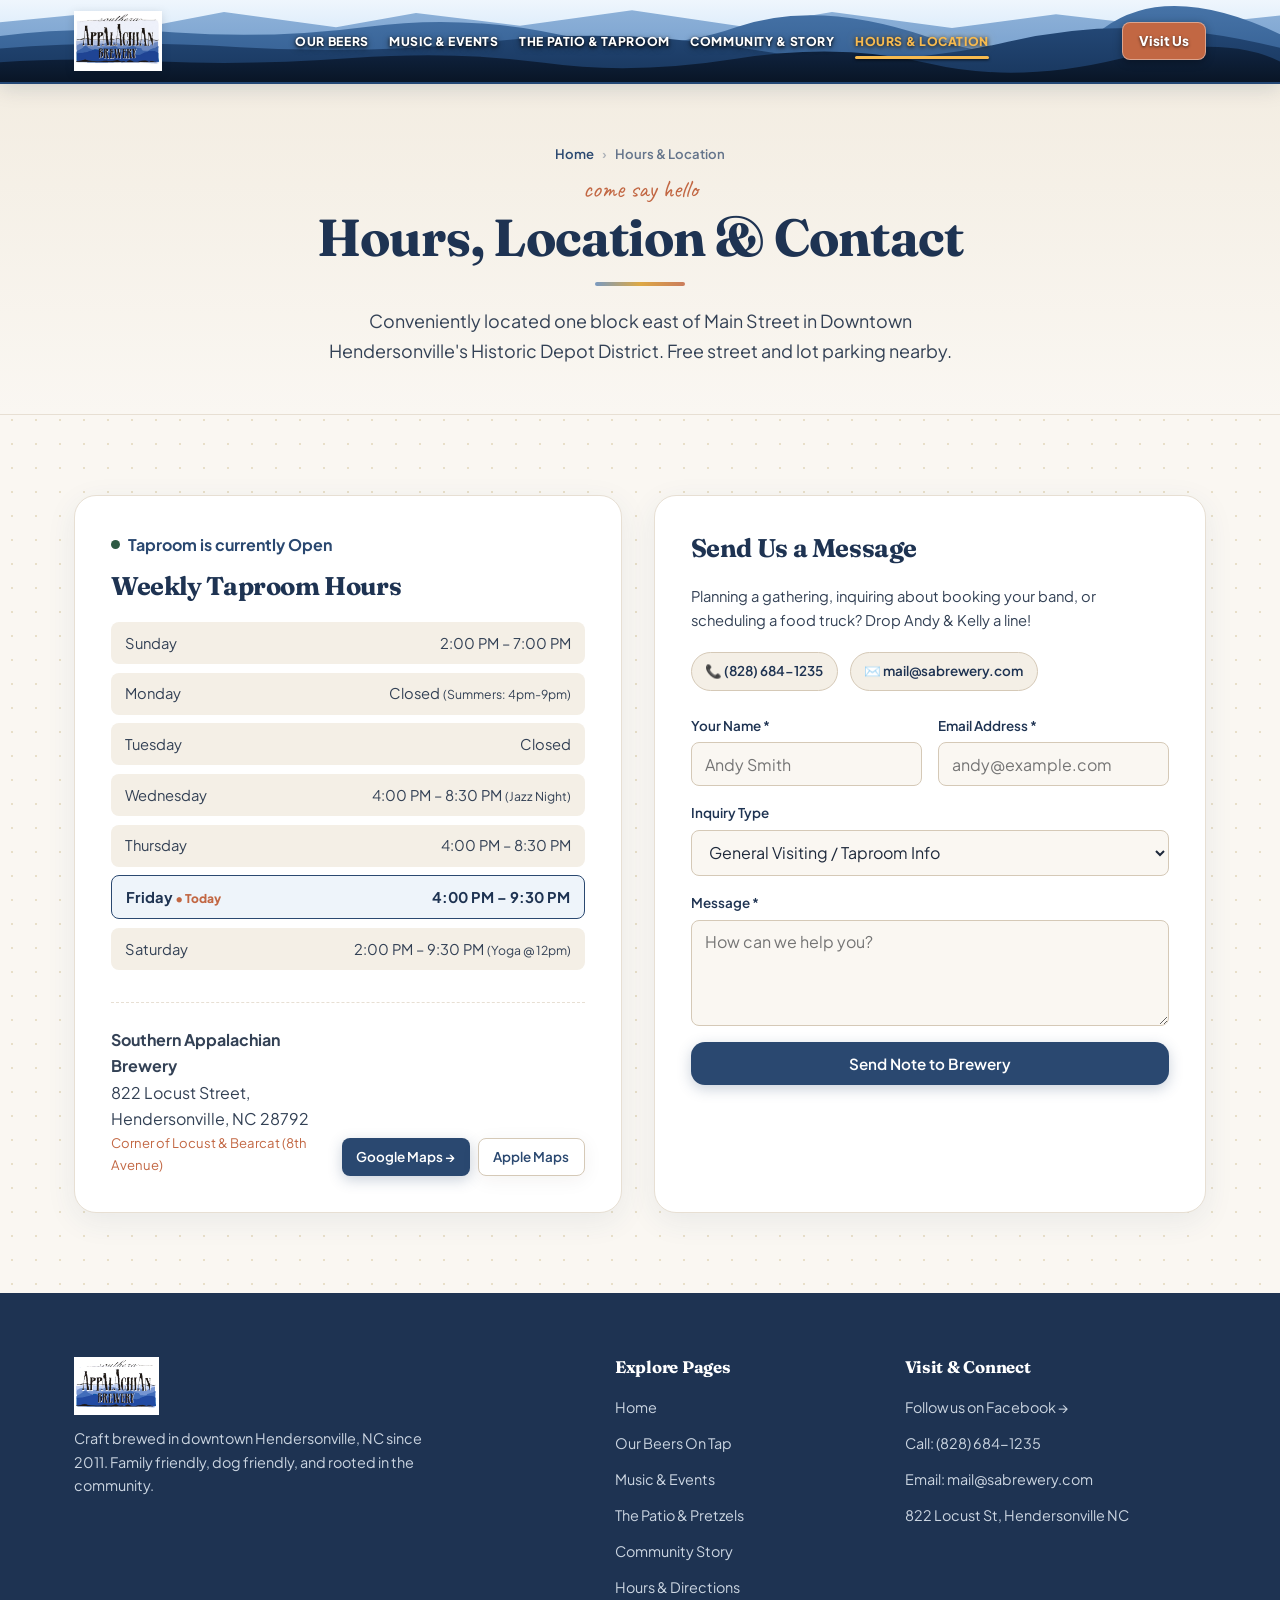
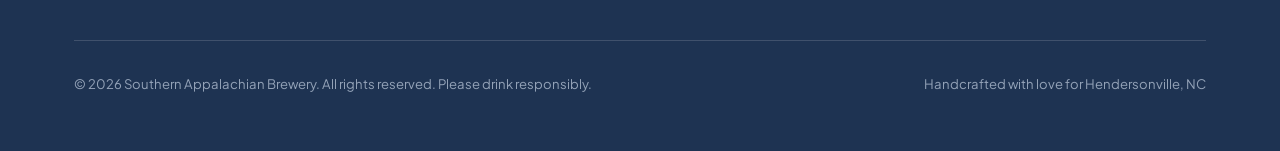
<file: contact.html>
<!DOCTYPE html>
<html lang="en">
<head>
  <meta charset="UTF-8">
  <meta name="viewport" content="width=device-width, initial-scale=1.0, viewport-fit=cover">
  <title>Hours, Location &amp; Contact | Southern Appalachian Brewery &bull; Hendersonville, NC</title>
  <meta name="description" content="Find Southern Appalachian Brewery in Downtown Hendersonville, NC. View our weekly taproom hours, directions, parking, and get in touch with our team.">
  <meta name="theme-color" content="#1E3352">
  
  <!-- Google Fonts -->
  <link rel="preconnect" href="https://fonts.googleapis.com">
  <link rel="preconnect" href="https://fonts.gstatic.com" crossorigin>
  <link href="https://fonts.googleapis.com/css2?family=Caveat:wght@600;700&family=Fraunces:ital,opsz,wght@0,9..144,400;0,9..144,600;0,9..144,700;1,9..144,400&family=Plus+Jakarta+Sans:wght@400;500;600;700&display=swap" rel="stylesheet">
  
  <link rel="stylesheet" href="styles.css">
</head>
<body>

  <!-- Site Navigation Header -->
  <header class="site-header" id="site-header">
    <div class="container header-inner">
      <a href="index.html" class="brand-logo" aria-label="Southern Appalachian Brewery Home">
        <img src="assets/images/logo.png" alt="Southern Appalachian Brewery Logo" class="header-logo-img">
      </a>

      <!-- Desktop Navigation Menu -->
      <nav class="desktop-nav" aria-label="Main Navigation">
        <ul class="nav-list">
          <li><a href="beers.html" class="nav-link">Our Beers</a></li>
          <li><a href="events.html" class="nav-link">Music &amp; Events</a></li>
          <li><a href="taproom.html" class="nav-link">The Patio &amp; Taproom</a></li>
          <li><a href="community.html" class="nav-link">Community &amp; Story</a></li>
          <li><a href="contact.html" class="nav-link active">Hours &amp; Location</a></li>
        </ul>
      </nav>

      <!-- Header Actions -->
      <div class="header-actions">
        <a href="contact.html" class="btn btn-primary btn-sm header-visit-btn">Visit Us</a>
        <button class="mobile-menu-toggle" id="mobile-menu-toggle" aria-label="Toggle navigation menu" aria-expanded="false">
          <span class="hamburger-line"></span>
          <span class="hamburger-line"></span>
          <span class="hamburger-line"></span>
        </button>
      </div>
    </div>

    <!-- Mobile Nav Drawer -->
    <div class="mobile-drawer" id="mobile-drawer">
      <div class="mobile-drawer-header">
        <a href="index.html" aria-label="Home">
          <img src="assets/images/logo.png" alt="Southern Appalachian Brewery" class="drawer-logo-img">
        </a>
        <button class="drawer-close-btn" id="drawer-close-btn" aria-label="Close menu">&times;</button>
      </div>
      <ul class="mobile-nav-list">
        <li><a href="beers.html" class="mobile-nav-link">🍺 Fresh Beers On Tap</a></li>
        <li><a href="events.html" class="mobile-nav-link">📅 Music, Shows &amp; Calendar</a></li>
        <li><a href="taproom.html" class="mobile-nav-link">🥨 The Patio &amp; Food Trucks</a></li>
        <li><a href="community.html" class="mobile-nav-link">🎨 Local Art &amp; Community Story</a></li>
        <li><a href="contact.html" class="mobile-nav-link active">📍 Hours, Map &amp; Directions</a></li>
      </ul>
      <div class="mobile-drawer-footer">
        <div class="drawer-contact-info">
          <p>📞 <a href="tel:8286841235">(828) 684-1235</a></p>
          <p>📍 822 Locust St, Downtown Hendersonville, NC</p>
        </div>
      </div>
    </div>
  </header>

  <!-- Subpage Banner -->
  <section class="page-banner">
    <div class="container">
      <nav class="breadcrumb-trail" aria-label="Breadcrumb">
        <a href="index.html">Home</a>
        <span class="breadcrumb-sep">&rsaquo;</span>
        <span>Hours &amp; Location</span>
      </nav>
      <span class="section-script">come say hello</span>
      <h1 class="page-banner-title">Hours, Location &amp; Contact</h1>
      <div class="watercolor-divider" aria-hidden="true"></div>
      <p class="page-banner-subtitle">
        Conveniently located one block east of Main Street in Downtown Hendersonville's Historic Depot District. Free street and lot parking nearby.
      </p>
    </div>
  </section>

  <!-- Main Location & Contact Grid -->
  <main class="section location-section">
    <div class="container">
      <div class="location-grid">
        <!-- Hours Card -->
        <div class="homey-card hours-card">
          <div class="card-status-header">
            <span class="status-dot pulse" id="hours-status-dot"></span>
            <span id="hours-status-title" style="font-weight: 700; color: var(--mountain-blue);">Taproom Schedule</span>
          </div>

          <h2 class="card-inner-title" style="font-size: 1.6rem;">Weekly Taproom Hours</h2>
          <ul class="hours-list" id="hours-list">
            <li data-day="0" class="hours-row">
              <span class="day-name">Sunday</span>
              <span class="day-time">2:00 PM &ndash; 7:00 PM</span>
            </li>
            <li data-day="1" class="hours-row">
              <span class="day-name">Monday</span>
              <span class="day-time">Closed <small>(Summers: 4pm-9pm)</small></span>
            </li>
            <li data-day="2" class="hours-row">
              <span class="day-name">Tuesday</span>
              <span class="day-time text-muted">Closed</span>
            </li>
            <li data-day="3" class="hours-row">
              <span class="day-name">Wednesday</span>
              <span class="day-time">4:00 PM &ndash; 8:30 PM <small>(Jazz Night)</small></span>
            </li>
            <li data-day="4" class="hours-row">
              <span class="day-name">Thursday</span>
              <span class="day-time">4:00 PM &ndash; 8:30 PM</span>
            </li>
            <li data-day="5" class="hours-row">
              <span class="day-name">Friday</span>
              <span class="day-time">4:00 PM &ndash; 9:30 PM</span>
            </li>
            <li data-day="6" class="hours-row">
              <span class="day-name">Saturday</span>
              <span class="day-time">2:00 PM &ndash; 9:30 PM <small>(Yoga @ 12pm)</small></span>
            </li>
          </ul>

          <div class="address-footer">
            <div>
              <strong>Southern Appalachian Brewery</strong>
              <p>822 Locust Street, Hendersonville, NC 28792</p>
              <p class="address-sub">Corner of Locust &amp; Bearcat (8th Avenue)</p>
            </div>
            <div class="map-links">
              <a href="https://maps.google.com/?q=822+Locust+Street,+Hendersonville,+NC+28792" target="_blank" rel="noopener noreferrer" class="btn btn-primary btn-sm">Google Maps &rarr;</a>
              <a href="https://maps.apple.com/?address=822+Locust+St,+Hendersonville,+NC+28792" target="_blank" rel="noopener noreferrer" class="btn btn-secondary btn-sm">Apple Maps</a>
            </div>
          </div>
        </div>

        <!-- Contact Form Card -->
        <div class="homey-card contact-card">
          <h2 class="card-inner-title" style="font-size: 1.6rem;">Send Us a Message</h2>
          <p class="contact-intro">Planning a gathering, inquiring about booking your band, or scheduling a food truck? Drop Andy &amp; Kelly a line!</p>
          
          <div class="quick-pills">
            <a href="tel:8286841235" class="q-pill">📞 (828) 684-1235</a>
            <a href="mailto:mail@sabrewery.com" class="q-pill">✉️ mail@sabrewery.com</a>
          </div>

          <form class="contact-form" id="contact-form">
            <div class="form-row">
              <div class="form-group">
                <label for="contact-name">Your Name *</label>
                <input type="text" id="contact-name" name="name" required placeholder="Andy Smith">
              </div>
              <div class="form-group">
                <label for="contact-email">Email Address *</label>
                <input type="email" id="contact-email" name="email" required placeholder="andy@example.com">
              </div>
            </div>

            <div class="form-group">
              <label for="contact-topic">Inquiry Type</label>
              <select id="contact-topic" name="topic">
                <option value="general">General Visiting / Taproom Info</option>
                <option value="music">Musician / Band Booking</option>
                <option value="foodtruck">Food Truck Application</option>
                <option value="private-party">Private Event / Party Reservation</option>
                <option value="beers">Kegs / Beer Availability</option>
              </select>
            </div>

            <div class="form-group">
              <label for="contact-message">Message *</label>
              <textarea id="contact-message" name="message" rows="4" required placeholder="How can we help you?"></textarea>
            </div>

            <button type="submit" class="btn btn-primary btn-full" id="contact-submit-btn">
              <span>Send Note to Brewery</span>
            </button>
            <div class="form-feedback" id="contact-feedback" style="display: none;"></div>
          </form>
        </div>
      </div>
    </div>
  </main>

  <!-- Warm Mountain Footer -->
  <footer class="site-footer">
    <div class="container footer-inner">
      <div class="footer-top">
        <div class="footer-brand-col">
          <img src="assets/images/logo.png" alt="Southern Appalachian Brewery" class="footer-logo-img">
          <p class="footer-motto">
            Craft brewed in downtown Hendersonville, NC since 2011. Family friendly, dog friendly, and rooted in the community.
          </p>
        </div>

        <div class="footer-links-col">
          <h5>Explore Pages</h5>
          <ul>
            <li><a href="index.html">Home</a></li>
            <li><a href="beers.html">Our Beers On Tap</a></li>
            <li><a href="events.html">Music &amp; Events</a></li>
            <li><a href="taproom.html">The Patio &amp; Pretzels</a></li>
            <li><a href="community.html">Community Story</a></li>
            <li><a href="contact.html">Hours &amp; Directions</a></li>
          </ul>
        </div>

        <div class="footer-links-col">
          <h5>Visit &amp; Connect</h5>
          <ul>
            <li><a href="https://www.facebook.com/pages/Southern-Appalachian-Brewery/186297024741055" target="_blank" rel="noopener noreferrer">Follow us on Facebook &rarr;</a></li>
            <li><a href="tel:8286841235">Call: (828) 684-1235</a></li>
            <li><a href="mailto:mail@sabrewery.com">Email: mail@sabrewery.com</a></li>
            <li><a href="contact.html">822 Locust St, Hendersonville NC</a></li>
          </ul>
        </div>
      </div>

      <div class="footer-bottom">
        <p>&copy; 2026 Southern Appalachian Brewery. All rights reserved. Please drink responsibly.</p>
        <p class="footer-note">Handcrafted with love for Hendersonville, NC</p>
      </div>
    </div>
  </footer>

  <!-- Fixed Mobile Bottom Navigation Bar -->
  <nav class="mobile-bottom-nav" aria-label="Mobile quick navigation">
    <a href="index.html" class="bottom-nav-item">
      <span class="bottom-nav-icon">🏡</span>
      <span class="bottom-nav-label">Home</span>
    </a>
    <a href="beers.html" class="bottom-nav-item">
      <span class="bottom-nav-icon">🍺</span>
      <span class="bottom-nav-label">Beers</span>
    </a>
    <a href="events.html" class="bottom-nav-item">
      <span class="bottom-nav-icon">📅</span>
      <span class="bottom-nav-label">Events</span>
    </a>
    <a href="contact.html" class="bottom-nav-item active">
      <span class="bottom-nav-icon">⏰</span>
      <span class="bottom-nav-label">Hours</span>
    </a>
    <a href="tel:8286841235" class="bottom-nav-item">
      <span class="bottom-nav-icon">📞</span>
      <span class="bottom-nav-label">Call</span>
    </a>
  </nav>

  <!-- Scripts -->
  <script src="app.js"></script>
</body>
</html>
</file>
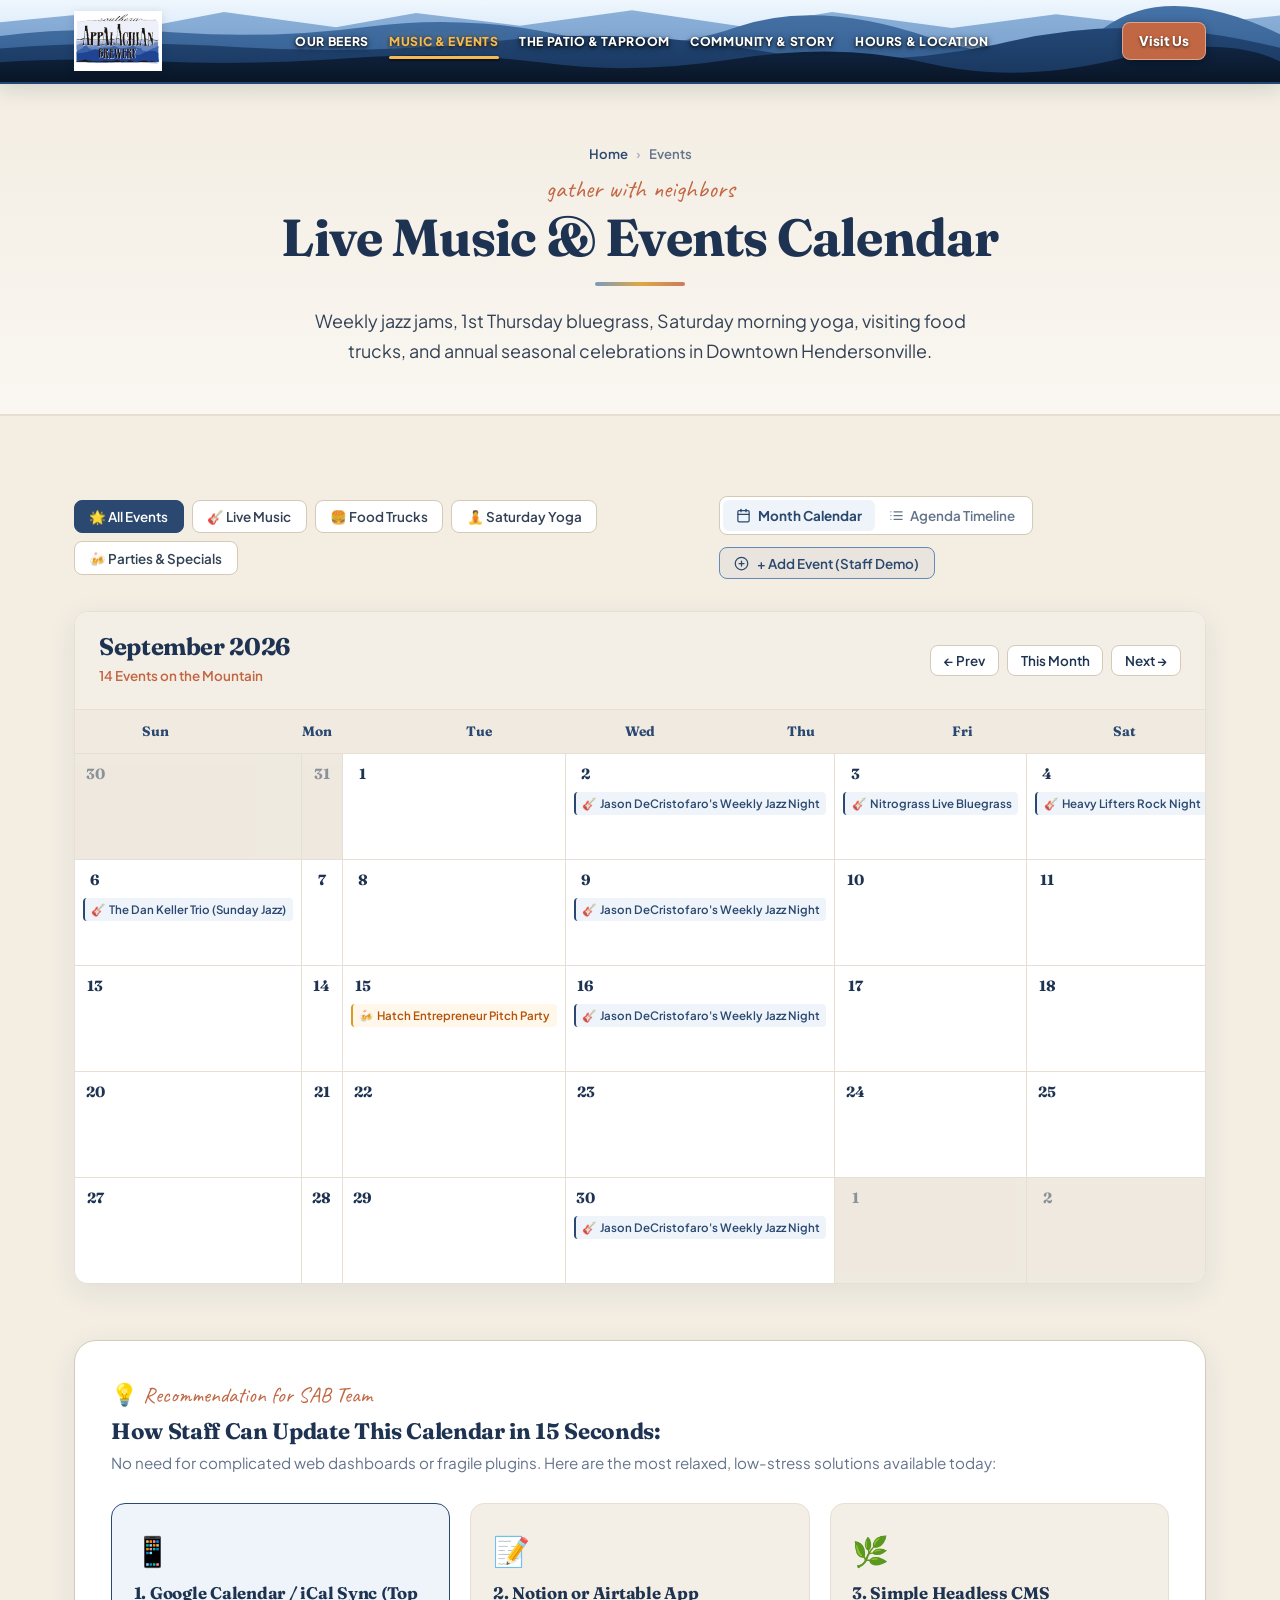
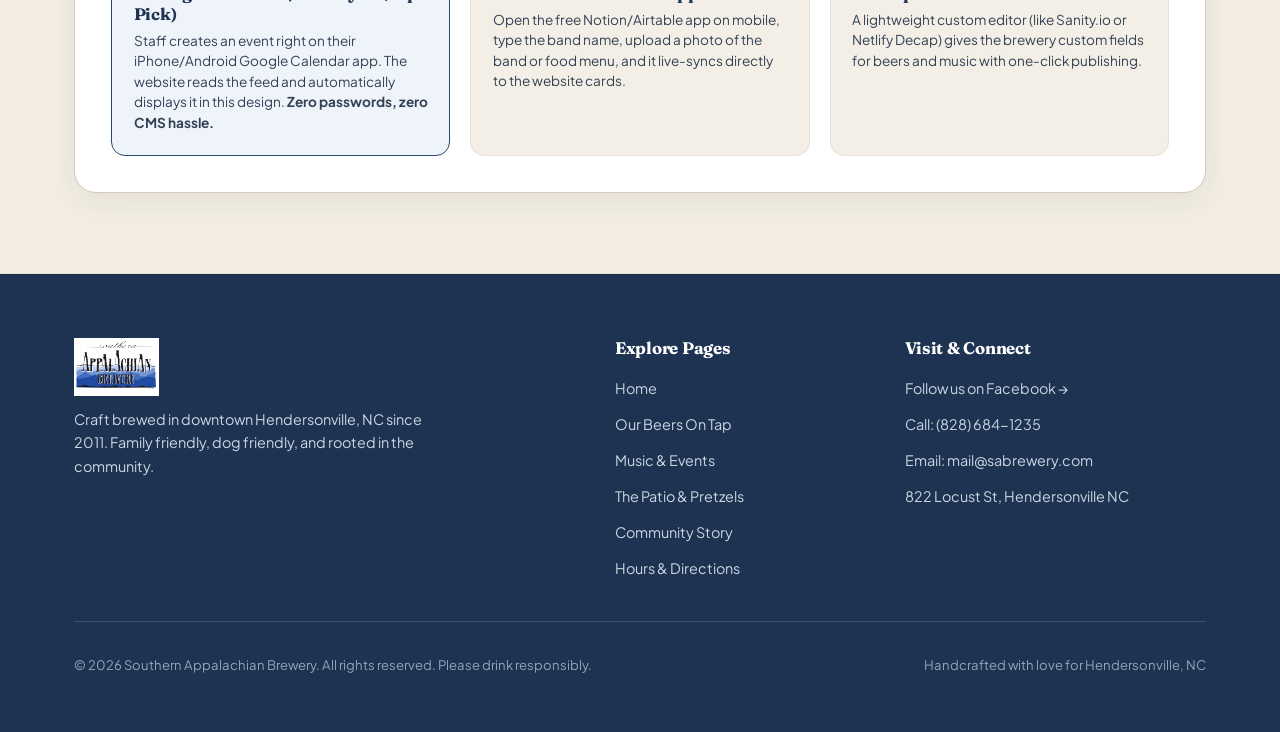
<file: events.html>
<!DOCTYPE html>
<html lang="en">
<head>
  <meta charset="UTF-8">
  <meta name="viewport" content="width=device-width, initial-scale=1.0, viewport-fit=cover">
  <title>Live Music &amp; Events Calendar | Southern Appalachian Brewery &bull; Hendersonville, NC</title>
  <meta name="description" content="Check our full event schedule in Hendersonville, NC. Weekly jazz jams, monthly bluegrass, Saturday morning yoga, visiting food trucks, and Oktoberfest.">
  <meta name="theme-color" content="#1E3352">
  
  <!-- Google Fonts -->
  <link rel="preconnect" href="https://fonts.googleapis.com">
  <link rel="preconnect" href="https://fonts.gstatic.com" crossorigin>
  <link href="https://fonts.googleapis.com/css2?family=Caveat:wght@600;700&family=Fraunces:ital,opsz,wght@0,9..144,400;0,9..144,600;0,9..144,700;1,9..144,400&family=Plus+Jakarta+Sans:wght@400;500;600;700&display=swap" rel="stylesheet">
  
  <link rel="stylesheet" href="styles.css">
</head>
<body>

  <!-- Site Navigation Header -->
  <header class="site-header" id="site-header">
    <div class="container header-inner">
      <a href="index.html" class="brand-logo" aria-label="Southern Appalachian Brewery Home">
        <img src="assets/images/logo.png" alt="Southern Appalachian Brewery Logo" class="header-logo-img">
      </a>

      <!-- Desktop Navigation Menu -->
      <nav class="desktop-nav" aria-label="Main Navigation">
        <ul class="nav-list">
          <li><a href="beers.html" class="nav-link">Our Beers</a></li>
          <li><a href="events.html" class="nav-link active">Music &amp; Events</a></li>
          <li><a href="taproom.html" class="nav-link">The Patio &amp; Taproom</a></li>
          <li><a href="community.html" class="nav-link">Community &amp; Story</a></li>
          <li><a href="contact.html" class="nav-link">Hours &amp; Location</a></li>
        </ul>
      </nav>

      <!-- Header Actions -->
      <div class="header-actions">
        <a href="contact.html" class="btn btn-primary btn-sm header-visit-btn">Visit Us</a>
        <button class="mobile-menu-toggle" id="mobile-menu-toggle" aria-label="Toggle navigation menu" aria-expanded="false">
          <span class="hamburger-line"></span>
          <span class="hamburger-line"></span>
          <span class="hamburger-line"></span>
        </button>
      </div>
    </div>

    <!-- Mobile Nav Drawer -->
    <div class="mobile-drawer" id="mobile-drawer">
      <div class="mobile-drawer-header">
        <a href="index.html" aria-label="Home">
          <img src="assets/images/logo.png" alt="Southern Appalachian Brewery" class="drawer-logo-img">
        </a>
        <button class="drawer-close-btn" id="drawer-close-btn" aria-label="Close menu">&times;</button>
      </div>
      <ul class="mobile-nav-list">
        <li><a href="beers.html" class="mobile-nav-link">🍺 Fresh Beers On Tap</a></li>
        <li><a href="events.html" class="mobile-nav-link active">📅 Music, Shows &amp; Calendar</a></li>
        <li><a href="taproom.html" class="mobile-nav-link">🥨 The Patio &amp; Food Trucks</a></li>
        <li><a href="community.html" class="mobile-nav-link">🎨 Local Art &amp; Community Story</a></li>
        <li><a href="contact.html" class="mobile-nav-link">📍 Hours, Map &amp; Directions</a></li>
      </ul>
      <div class="mobile-drawer-footer">
        <button class="btn btn-outline-mountain btn-full" id="open-staff-modal-mobile">
          <svg width="16" height="16" viewBox="0 0 24 24" fill="none" stroke="currentColor" stroke-width="2" stroke-linecap="round" stroke-linejoin="round" aria-hidden="true"><path d="M12 5v14M5 12h14"/></svg>
          Staff / Add Event Demo
        </button>
        <div class="drawer-contact-info">
          <p>📞 <a href="tel:8286841235">(828) 684-1235</a></p>
          <p>📍 822 Locust St, Downtown Hendersonville, NC</p>
        </div>
      </div>
    </div>
  </header>

  <!-- Subpage Banner -->
  <section class="page-banner">
    <div class="container">
      <nav class="breadcrumb-trail" aria-label="Breadcrumb">
        <a href="index.html">Home</a>
        <span class="breadcrumb-sep">&rsaquo;</span>
        <span>Events</span>
      </nav>
      <span class="section-script">gather with neighbors</span>
      <h1 class="page-banner-title">Live Music &amp; Events Calendar</h1>
      <div class="watercolor-divider" aria-hidden="true"></div>
      <p class="page-banner-subtitle">
        Weekly jazz jams, 1st Thursday bluegrass, Saturday morning yoga, visiting food trucks, and annual seasonal celebrations in Downtown Hendersonville.
      </p>
    </div>
  </section>

  <!-- Community Calendar & Events Section -->
  <main class="section events-section">
    <div class="container">
      <!-- Calendar Controls & Category Filter Toolbar -->
      <div class="calendar-toolbar">
        <!-- Category Filters -->
        <div class="event-category-filters" id="event-filters">
          <button class="event-filter-btn active" data-category="all">🌟 All Events</button>
          <button class="event-filter-btn" data-category="music">🎸 Live Music</button>
          <button class="event-filter-btn" data-category="food">🍔 Food Trucks</button>
          <button class="event-filter-btn" data-category="yoga">🧘 Saturday Yoga</button>
          <button class="event-filter-btn" data-category="special">🍻 Parties &amp; Specials</button>
        </div>

        <!-- View Switcher & Staff Trigger -->
        <div class="calendar-view-controls">
          <div class="view-toggle-group" role="group" aria-label="View toggle">
            <button class="view-toggle-btn active" id="view-calendar-btn" aria-pressed="true">
              <svg width="15" height="15" viewBox="0 0 24 24" fill="none" stroke="currentColor" stroke-width="2" stroke-linecap="round" stroke-linejoin="round" aria-hidden="true"><rect x="3" y="4" width="18" height="18" rx="2" ry="2"/><line x1="16" y1="2" x2="16" y2="6"/><line x1="8" y1="2" x2="8" y2="6"/><line x1="3" y1="10" x2="21" y2="10"/></svg>
              <span>Month Calendar</span>
            </button>
            <button class="view-toggle-btn" id="view-agenda-btn" aria-pressed="false">
              <svg width="15" height="15" viewBox="0 0 24 24" fill="none" stroke="currentColor" stroke-width="2" stroke-linecap="round" stroke-linejoin="round" aria-hidden="true"><line x1="8" y1="6" x2="21" y2="6"/><line x1="8" y1="12" x2="21" y2="12"/><line x1="8" y1="18" x2="21" y2="18"/><line x1="3" y1="6" x2="3.01" y2="6"/><line x1="3" y1="12" x2="3.01" y2="12"/><line x1="3" y1="18" x2="3.01" y2="18"/></svg>
              <span>Agenda Timeline</span>
            </button>
          </div>

          <button class="btn btn-outline-mountain btn-sm staff-add-event-btn" id="open-staff-modal-section">
            <svg width="15" height="15" viewBox="0 0 24 24" fill="none" stroke="currentColor" stroke-width="2" stroke-linecap="round" stroke-linejoin="round" aria-hidden="true"><circle cx="12" cy="12" r="10"/><line x1="12" y1="8" x2="12" y2="16"/><line x1="8" y1="12" x2="16" y2="12"/></svg>
            <span>+ Add Event (Staff Demo)</span>
          </button>
        </div>
      </div>

      <!-- VIEW 1: Community Calendar Month Grid -->
      <div class="calendar-container" id="calendar-view">
        <div class="calendar-month-header">
          <div class="month-title-wrap">
            <h3 class="current-month-heading" id="calendar-month-heading">September 2026</h3>
            <span class="month-subtitle" id="calendar-month-stats">14 Events on the Mountain</span>
          </div>
          <div class="month-nav-buttons">
            <button class="cal-nav-btn" id="cal-prev-month" aria-label="Previous month">&larr; Prev</button>
            <button class="cal-today-btn" id="cal-today-btn">This Month</button>
            <button class="cal-nav-btn" id="cal-next-month" aria-label="Next month">Next &rarr;</button>
          </div>
        </div>

        <!-- Days of Week Header -->
        <div class="calendar-grid-header">
          <span>Sun</span>
          <span>Mon</span>
          <span>Tue</span>
          <span>Wed</span>
          <span>Thu</span>
          <span>Fri</span>
          <span>Sat</span>
        </div>

        <!-- Calendar Days Grid (Populated by JS) -->
        <div class="calendar-grid-body" id="calendar-grid-body"></div>
      </div>

      <!-- VIEW 2: Upcoming Agenda Timeline View -->
      <div class="agenda-container" id="agenda-view" style="display: none;">
        <div class="agenda-list" id="agenda-list"></div>
      </div>

      <!-- Architecture Guidance Box (Modern Event Solutions for Brewery) -->
      <div class="calendar-guidance-box">
        <div class="guidance-header">
          <div class="guidance-badge">💡 Recommendation for SAB Team</div>
          <h4>How Staff Can Update This Calendar in 15 Seconds:</h4>
          <p>No need for complicated web dashboards or fragile plugins. Here are the most relaxed, low-stress solutions available today:</p>
        </div>

        <div class="guidance-grid">
          <div class="guidance-card active-card">
            <div class="card-icon">📱</div>
            <h5>1. Google Calendar / iCal Sync (Top Pick)</h5>
            <p>Staff creates an event right on their iPhone/Android Google Calendar app. The website reads the feed and automatically displays it in this design. <strong>Zero passwords, zero CMS hassle.</strong></p>
          </div>

          <div class="guidance-card">
            <div class="card-icon">📝</div>
            <h5>2. Notion or Airtable App</h5>
            <p>Open the free Notion/Airtable app on mobile, type the band name, upload a photo of the band or food menu, and it live-syncs directly to the website cards.</p>
          </div>

          <div class="guidance-card">
            <div class="card-icon">🌿</div>
            <h5>3. Simple Headless CMS</h5>
            <p>A lightweight custom editor (like Sanity.io or Netlify Decap) gives the brewery custom fields for beers and music with one-click publishing.</p>
          </div>
        </div>
      </div>
    </div>
  </main>

  <!-- MODAL 1: Day Events / Event Detail Modal -->
  <div class="modal-backdrop" id="event-detail-modal" aria-hidden="true" role="dialog">
    <div class="modal-card">
      <div class="modal-header">
        <div class="modal-title-wrap">
          <span class="badge badge-mountain" id="modal-event-date-badge">Event Date</span>
          <h3 id="modal-event-title">Event Title</h3>
        </div>
        <button class="modal-close-btn" id="close-event-modal-btn" aria-label="Close modal">&times;</button>
      </div>
      <div class="modal-body" id="modal-event-body"></div>
    </div>
  </div>

  <!-- MODAL 2: Staff Event Manager (Interactive Demonstration) -->
  <div class="modal-backdrop" id="staff-modal" aria-hidden="true" role="dialog">
    <div class="modal-card staff-modal-card">
      <div class="modal-header">
        <div class="modal-title-wrap">
          <span class="badge badge-pine">Staff Event Manager Demo</span>
          <h3>Add / Publish Brewery Events</h3>
        </div>
        <button class="modal-close-btn" id="close-staff-modal-btn" aria-label="Close modal">&times;</button>
      </div>
      <div class="modal-body">
        <p class="staff-intro">
          This prototype demonstrates how effortlessly staff can add a new live show, yoga class, or food truck from their phone or laptop. It immediately appears on the live calendar and persists in local storage.
        </p>

        <form id="add-event-form" class="staff-form">
          <div class="form-row">
            <div class="form-group">
              <label for="new-event-title">Performer or Event Name *</label>
              <input type="text" id="new-event-title" required placeholder="e.g. Jason DeCristofaro Jazz Jam">
            </div>
            <div class="form-group">
              <label for="new-event-category">Category *</label>
              <select id="new-event-category" required>
                <option value="music">🎸 Live Music / Concert</option>
                <option value="food">🍔 Food Truck</option>
                <option value="yoga">🧘 Saturday Yoga Flow</option>
                <option value="special">🍻 Brewery Festival / Special</option>
              </select>
            </div>
          </div>

          <div class="form-row">
            <div class="form-group">
              <label for="new-event-date">Date *</label>
              <input type="date" id="new-event-date" required>
            </div>
            <div class="form-group">
              <label for="new-event-time">Time Range *</label>
              <input type="text" id="new-event-time" required placeholder="e.g. 6:00 PM &ndash; 8:00 PM">
            </div>
          </div>

          <div class="form-group">
            <label for="new-event-foodtruck">Featured Food Truck (Optional)</label>
            <input type="text" id="new-event-foodtruck" placeholder="e.g. BaseCamp Grub Burgers">
          </div>

          <div class="form-group">
            <label for="new-event-desc">Event Description</label>
            <textarea id="new-event-desc" rows="3" placeholder="Band bio, cover details, link to artist or food truck menu..."></textarea>
          </div>

          <div class="staff-form-actions">
            <button type="submit" class="btn btn-primary" id="save-event-btn">
              <span>+ Publish to Calendar</span>
            </button>
            <button type="button" class="btn btn-secondary" id="reset-events-btn">
              <span>Reset to Defaults</span>
            </button>
          </div>
        </form>
      </div>
    </div>
  </div>

  <!-- Toast Notification -->
  <div class="toast-notification" id="toast" role="status" aria-live="polite"></div>

  <!-- Warm Mountain Footer -->
  <footer class="site-footer">
    <div class="container footer-inner">
      <div class="footer-top">
        <div class="footer-brand-col">
          <img src="assets/images/logo.png" alt="Southern Appalachian Brewery" class="footer-logo-img">
          <p class="footer-motto">
            Craft brewed in downtown Hendersonville, NC since 2011. Family friendly, dog friendly, and rooted in the community.
          </p>
        </div>

        <div class="footer-links-col">
          <h5>Explore Pages</h5>
          <ul>
            <li><a href="index.html">Home</a></li>
            <li><a href="beers.html">Our Beers On Tap</a></li>
            <li><a href="events.html">Music &amp; Events</a></li>
            <li><a href="taproom.html">The Patio &amp; Pretzels</a></li>
            <li><a href="community.html">Community Story</a></li>
            <li><a href="contact.html">Hours &amp; Directions</a></li>
          </ul>
        </div>

        <div class="footer-links-col">
          <h5>Visit &amp; Connect</h5>
          <ul>
            <li><a href="https://www.facebook.com/pages/Southern-Appalachian-Brewery/186297024741055" target="_blank" rel="noopener noreferrer">Follow us on Facebook &rarr;</a></li>
            <li><a href="tel:8286841235">Call: (828) 684-1235</a></li>
            <li><a href="mailto:mail@sabrewery.com">Email: mail@sabrewery.com</a></li>
            <li><a href="contact.html">822 Locust St, Hendersonville NC</a></li>
          </ul>
        </div>
      </div>

      <div class="footer-bottom">
        <p>&copy; 2026 Southern Appalachian Brewery. All rights reserved. Please drink responsibly.</p>
        <p class="footer-note">Handcrafted with love for Hendersonville, NC</p>
      </div>
    </div>
  </footer>

  <!-- Fixed Mobile Bottom Navigation Bar -->
  <nav class="mobile-bottom-nav" aria-label="Mobile quick navigation">
    <a href="index.html" class="bottom-nav-item">
      <span class="bottom-nav-icon">🏡</span>
      <span class="bottom-nav-label">Home</span>
    </a>
    <a href="beers.html" class="bottom-nav-item">
      <span class="bottom-nav-icon">🍺</span>
      <span class="bottom-nav-label">Beers</span>
    </a>
    <a href="events.html" class="bottom-nav-item active">
      <span class="bottom-nav-icon">📅</span>
      <span class="bottom-nav-label">Events</span>
    </a>
    <a href="contact.html" class="bottom-nav-item">
      <span class="bottom-nav-icon">⏰</span>
      <span class="bottom-nav-label">Hours</span>
    </a>
    <a href="tel:8286841235" class="bottom-nav-item">
      <span class="bottom-nav-icon">📞</span>
      <span class="bottom-nav-label">Call</span>
    </a>
  </nav>

  <!-- Scripts -->
  <script src="app.js"></script>
</body>
</html>
</file>
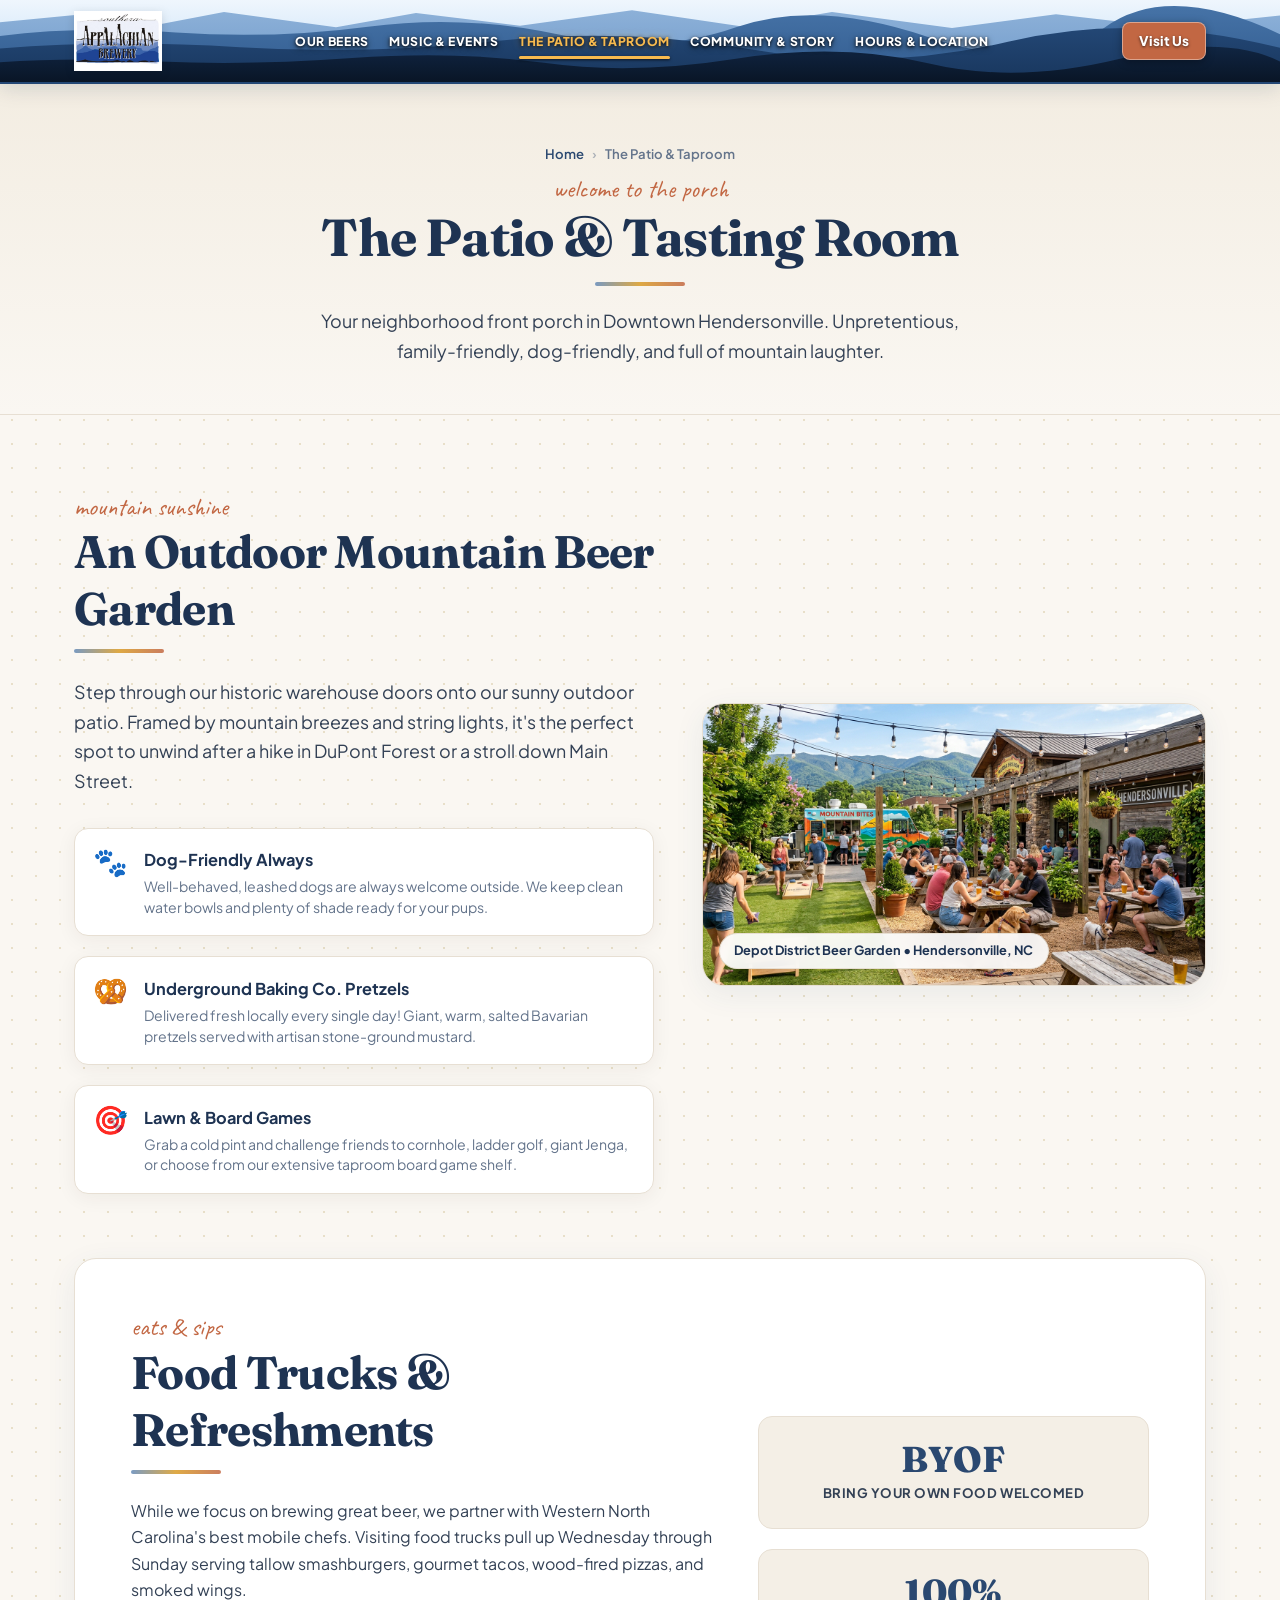
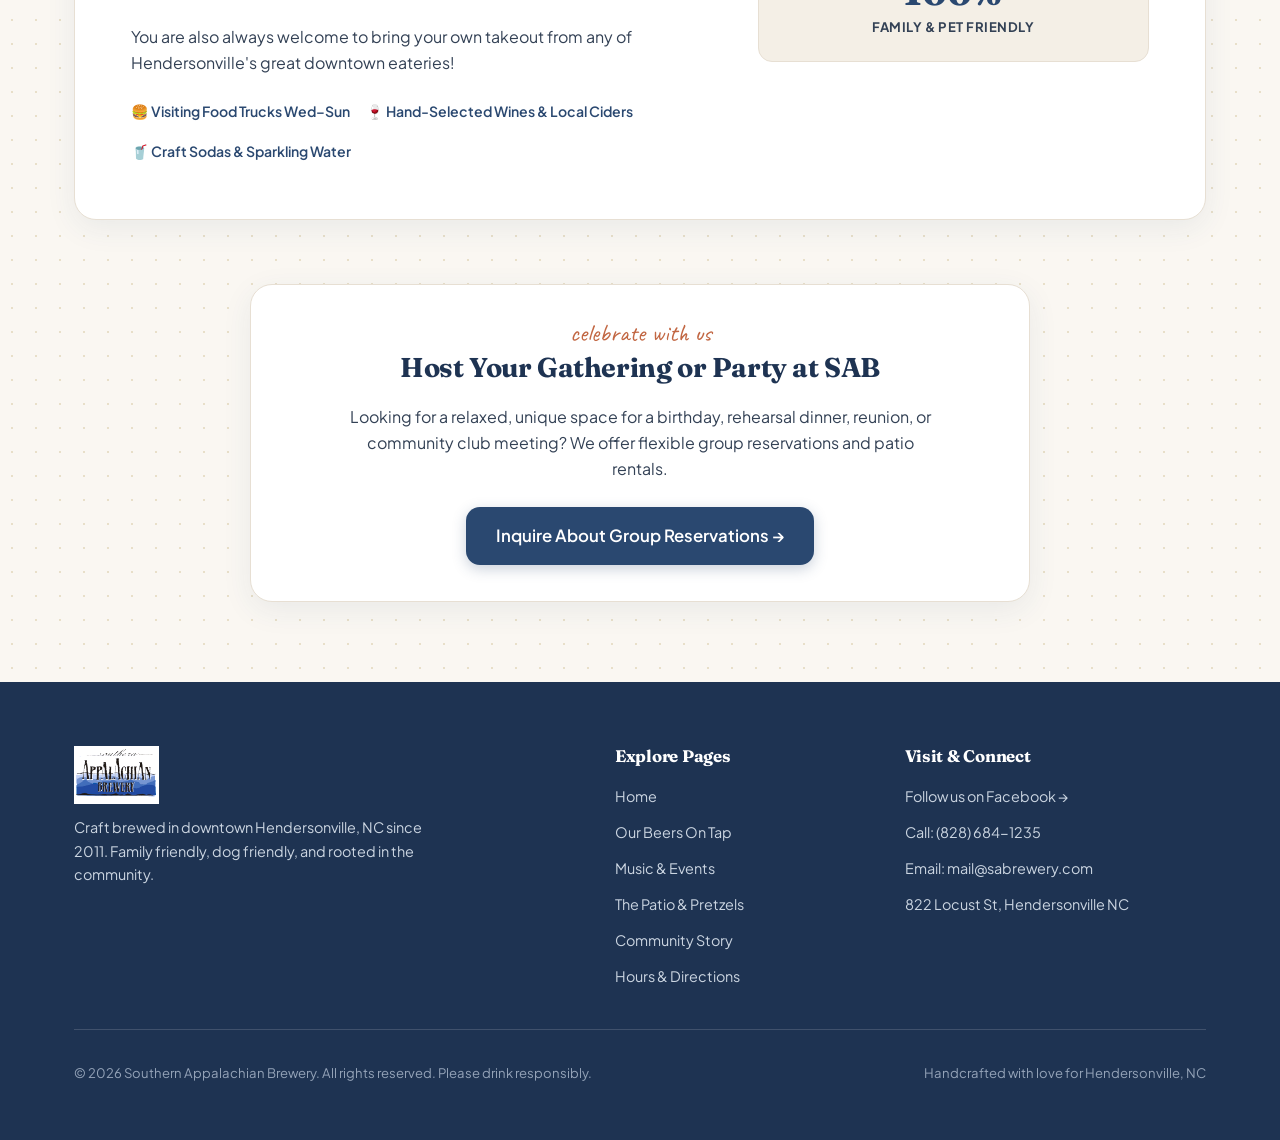
<file: taproom.html>
<!DOCTYPE html>
<html lang="en">
<head>
  <meta charset="UTF-8">
  <meta name="viewport" content="width=device-width, initial-scale=1.0, viewport-fit=cover">
  <title>The Patio &amp; Taproom | Southern Appalachian Brewery &bull; Hendersonville, NC</title>
  <meta name="description" content="Experience our dog-friendly outdoor beer garden and cozy tasting room in Hendersonville, NC. Fresh pretzels from Underground Baking Co., lawn games, and visiting food trucks.">
  <meta name="theme-color" content="#1E3352">
  
  <!-- Google Fonts -->
  <link rel="preconnect" href="https://fonts.googleapis.com">
  <link rel="preconnect" href="https://fonts.gstatic.com" crossorigin>
  <link href="https://fonts.googleapis.com/css2?family=Caveat:wght@600;700&family=Fraunces:ital,opsz,wght@0,9..144,400;0,9..144,600;0,9..144,700;1,9..144,400&family=Plus+Jakarta+Sans:wght@400;500;600;700&display=swap" rel="stylesheet">
  
  <link rel="stylesheet" href="styles.css">
</head>
<body>

  <!-- Site Navigation Header -->
  <header class="site-header" id="site-header">
    <div class="container header-inner">
      <a href="index.html" class="brand-logo" aria-label="Southern Appalachian Brewery Home">
        <img src="assets/images/logo.png" alt="Southern Appalachian Brewery Logo" class="header-logo-img">
      </a>

      <!-- Desktop Navigation Menu -->
      <nav class="desktop-nav" aria-label="Main Navigation">
        <ul class="nav-list">
          <li><a href="beers.html" class="nav-link">Our Beers</a></li>
          <li><a href="events.html" class="nav-link">Music &amp; Events</a></li>
          <li><a href="taproom.html" class="nav-link active">The Patio &amp; Taproom</a></li>
          <li><a href="community.html" class="nav-link">Community &amp; Story</a></li>
          <li><a href="contact.html" class="nav-link">Hours &amp; Location</a></li>
        </ul>
      </nav>

      <!-- Header Actions -->
      <div class="header-actions">
        <a href="contact.html" class="btn btn-primary btn-sm header-visit-btn">Visit Us</a>
        <button class="mobile-menu-toggle" id="mobile-menu-toggle" aria-label="Toggle navigation menu" aria-expanded="false">
          <span class="hamburger-line"></span>
          <span class="hamburger-line"></span>
          <span class="hamburger-line"></span>
        </button>
      </div>
    </div>

    <!-- Mobile Nav Drawer -->
    <div class="mobile-drawer" id="mobile-drawer">
      <div class="mobile-drawer-header">
        <a href="index.html" aria-label="Home">
          <img src="assets/images/logo.png" alt="Southern Appalachian Brewery" class="drawer-logo-img">
        </a>
        <button class="drawer-close-btn" id="drawer-close-btn" aria-label="Close menu">&times;</button>
      </div>
      <ul class="mobile-nav-list">
        <li><a href="beers.html" class="mobile-nav-link">🍺 Fresh Beers On Tap</a></li>
        <li><a href="events.html" class="mobile-nav-link">📅 Music, Shows &amp; Calendar</a></li>
        <li><a href="taproom.html" class="mobile-nav-link active">🥨 The Patio &amp; Food Trucks</a></li>
        <li><a href="community.html" class="mobile-nav-link">🎨 Local Art &amp; Community Story</a></li>
        <li><a href="contact.html" class="mobile-nav-link">📍 Hours, Map &amp; Directions</a></li>
      </ul>
      <div class="mobile-drawer-footer">
        <div class="drawer-contact-info">
          <p>📞 <a href="tel:8286841235">(828) 684-1235</a></p>
          <p>📍 822 Locust St, Downtown Hendersonville, NC</p>
        </div>
      </div>
    </div>
  </header>

  <!-- Subpage Banner -->
  <section class="page-banner">
    <div class="container">
      <nav class="breadcrumb-trail" aria-label="Breadcrumb">
        <a href="index.html">Home</a>
        <span class="breadcrumb-sep">&rsaquo;</span>
        <span>The Patio &amp; Taproom</span>
      </nav>
      <span class="section-script">welcome to the porch</span>
      <h1 class="page-banner-title">The Patio &amp; Tasting Room</h1>
      <div class="watercolor-divider" aria-hidden="true"></div>
      <p class="page-banner-subtitle">
        Your neighborhood front porch in Downtown Hendersonville. Unpretentious, family-friendly, dog-friendly, and full of mountain laughter.
      </p>
    </div>
  </section>

  <!-- Main Taproom Experience Section -->
  <main class="section tasting-room-section">
    <div class="container">
      <!-- Grid 1: Patio Highlights -->
      <div class="tasting-room-grid" style="margin-bottom: 4rem;">
        <div class="tasting-info">
          <span class="section-script">mountain sunshine</span>
          <h2 class="section-title">An Outdoor Mountain Beer Garden</h2>
          <div class="watercolor-divider" style="margin: 0 0 1.5rem 0;" aria-hidden="true"></div>
          <p class="lead-text">
            Step through our historic warehouse doors onto our sunny outdoor patio. Framed by mountain breezes and string lights, it's the perfect spot to unwind after a hike in DuPont Forest or a stroll down Main Street.
          </p>

          <div class="features-list">
            <div class="feature-item">
              <span class="f-icon">🐾</span>
              <div>
                <strong>Dog-Friendly Always</strong>
                <p>Well-behaved, leashed dogs are always welcome outside. We keep clean water bowls and plenty of shade ready for your pups.</p>
              </div>
            </div>

            <div class="feature-item">
              <span class="f-icon">🥨</span>
              <div>
                <strong>Underground Baking Co. Pretzels</strong>
                <p>Delivered fresh locally every single day! Giant, warm, salted Bavarian pretzels served with artisan stone-ground mustard.</p>
              </div>
            </div>

            <div class="feature-item">
              <span class="f-icon">🎯</span>
              <div>
                <strong>Lawn &amp; Board Games</strong>
                <p>Grab a cold pint and challenge friends to cornhole, ladder golf, giant Jenga, or choose from our extensive taproom board game shelf.</p>
              </div>
            </div>
          </div>
        </div>

        <div class="tasting-visual">
          <div class="porch-photo-card">
            <img src="assets/images/patio.jpg" alt="Outdoor beer garden patio with picnic tables, cornhole, and food truck" loading="lazy">
            <div class="photo-caption">
              <span>Depot District Beer Garden &bull; Hendersonville, NC</span>
            </div>
          </div>
        </div>
      </div>

      <!-- Food Trucks & Non-Beer Offerings -->
      <div class="community-card" style="margin-bottom: 4rem;">
        <div>
          <span class="section-script">eats &amp; sips</span>
          <h2 class="section-title">Food Trucks &amp; Refreshments</h2>
          <div class="watercolor-divider" style="margin: 0 0 1.5rem 0;" aria-hidden="true"></div>
          <p style="margin-bottom: 1.25rem;">
            While we focus on brewing great beer, we partner with Western North Carolina's best mobile chefs. Visiting food trucks pull up Wednesday through Sunday serving tallow smashburgers, gourmet tacos, wood-fired pizzas, and smoked wings.
          </p>
          <p style="margin-bottom: 1.5rem;">
            You are also always welcome to bring your own takeout from any of Hendersonville's great downtown eateries!
          </p>
          <div class="flight-tags">
            <span>🍔 Visiting Food Trucks Wed&ndash;Sun</span>
            <span>🍷 Hand-Selected Wines &amp; Local Ciders</span>
            <span>🥤 Craft Sodas &amp; Sparkling Water</span>
          </div>
        </div>

        <div class="community-badges">
          <div class="community-badge-item">
            <span class="c-num">BYOF</span>
            <span class="c-lbl">Bring Your Own Food Welcomed</span>
          </div>
          <div class="community-badge-item">
            <span class="c-num">100%</span>
            <span class="c-lbl">Family &amp; Pet Friendly</span>
          </div>
        </div>
      </div>

      <!-- Host a Gathering Callout -->
      <div class="homey-card text-center" style="max-width: 780px; margin: 0 auto;">
        <span class="section-script">celebrate with us</span>
        <h3 class="card-inner-title">Host Your Gathering or Party at SAB</h3>
        <p style="color: var(--text-body); max-width: 600px; margin: 0 auto 1.5rem;">
          Looking for a relaxed, unique space for a birthday, rehearsal dinner, reunion, or community club meeting? We offer flexible group reservations and patio rentals.
        </p>
        <a href="contact.html" class="btn btn-primary btn-lg">Inquire About Group Reservations &rarr;</a>
      </div>
    </div>
  </main>

  <!-- Warm Mountain Footer -->
  <footer class="site-footer">
    <div class="container footer-inner">
      <div class="footer-top">
        <div class="footer-brand-col">
          <img src="assets/images/logo.png" alt="Southern Appalachian Brewery" class="footer-logo-img">
          <p class="footer-motto">
            Craft brewed in downtown Hendersonville, NC since 2011. Family friendly, dog friendly, and rooted in the community.
          </p>
        </div>

        <div class="footer-links-col">
          <h5>Explore Pages</h5>
          <ul>
            <li><a href="index.html">Home</a></li>
            <li><a href="beers.html">Our Beers On Tap</a></li>
            <li><a href="events.html">Music &amp; Events</a></li>
            <li><a href="taproom.html">The Patio &amp; Pretzels</a></li>
            <li><a href="community.html">Community Story</a></li>
            <li><a href="contact.html">Hours &amp; Directions</a></li>
          </ul>
        </div>

        <div class="footer-links-col">
          <h5>Visit &amp; Connect</h5>
          <ul>
            <li><a href="https://www.facebook.com/pages/Southern-Appalachian-Brewery/186297024741055" target="_blank" rel="noopener noreferrer">Follow us on Facebook &rarr;</a></li>
            <li><a href="tel:8286841235">Call: (828) 684-1235</a></li>
            <li><a href="mailto:mail@sabrewery.com">Email: mail@sabrewery.com</a></li>
            <li><a href="contact.html">822 Locust St, Hendersonville NC</a></li>
          </ul>
        </div>
      </div>

      <div class="footer-bottom">
        <p>&copy; 2026 Southern Appalachian Brewery. All rights reserved. Please drink responsibly.</p>
        <p class="footer-note">Handcrafted with love for Hendersonville, NC</p>
      </div>
    </div>
  </footer>

  <!-- Fixed Mobile Bottom Navigation Bar -->
  <nav class="mobile-bottom-nav" aria-label="Mobile quick navigation">
    <a href="index.html" class="bottom-nav-item">
      <span class="bottom-nav-icon">🏡</span>
      <span class="bottom-nav-label">Home</span>
    </a>
    <a href="beers.html" class="bottom-nav-item">
      <span class="bottom-nav-icon">🍺</span>
      <span class="bottom-nav-label">Beers</span>
    </a>
    <a href="events.html" class="bottom-nav-item">
      <span class="bottom-nav-icon">📅</span>
      <span class="bottom-nav-label">Events</span>
    </a>
    <a href="contact.html" class="bottom-nav-item">
      <span class="bottom-nav-icon">⏰</span>
      <span class="bottom-nav-label">Hours</span>
    </a>
    <a href="tel:8286841235" class="bottom-nav-item">
      <span class="bottom-nav-icon">📞</span>
      <span class="bottom-nav-label">Call</span>
    </a>
  </nav>

  <!-- Scripts -->
  <script src="app.js"></script>
</body>
</html>
</file>
<file: styles.css>
/* ==========================================================================
   Southern Appalachian Brewery (SAB) - Blue Ridge Mountain & Community Style
   Homey, Artisanal, Chill Mountain Porch Aesthetic
   ========================================================================== */

/* --- Design Tokens & Color Palette --- */
:root {
  --font-serif: 'Fraunces', Georgia, serif;
  --font-script: 'Caveat', cursive;
  --font-sans: 'Plus Jakarta Sans', -apple-system, BlinkMacSystemFont, sans-serif;

  /* Blue Ridge Mountain & Low-Country Canvas Palette */
  --bg-page: #FAF7F2;
  --bg-page-alt: #F3EDE2;
  --bg-card: #FFFFFF;
  --bg-card-subtle: #F8F5EE;
  --bg-porch-warm: #F4EFE6;

  /* Deep Mountain Blues (Extracted directly from SAB Logo) */
  --mountain-blue-deep: #1E3352;
  --mountain-blue: #2A4870;
  --mountain-blue-mid: #416794;
  --mountain-blue-soft: #638AB8;
  --mountain-blue-mist: #D8E4F0;
  --mountain-blue-faint: #EEF4FA;

  /* Warm Earthy Accents */
  --honey-ale: #D99B26;
  --honey-ale-light: #F7BA4F;
  --honey-ale-faint: #FEF7EA;
  --mountain-clay: #C26743;
  --mountain-clay-light: #DF835E;
  --mountain-clay-faint: #FDF1EC;
  --pine-green: #2E5A44;
  --pine-green-light: #3F7A5D;
  --pine-green-faint: #EDF7F2;

  /* Text Colors */
  --text-dark: #1E293B;
  --text-body: #334155;
  --text-muted: #64748B;
  --text-light: #94A3B8;

  /* Borders & Shadows */
  --border-light: #E7DFD3;
  --border-medium: #D5C9B7;
  --border-blue: rgba(42, 72, 112, 0.25);
  --shadow-soft: 0 4px 20px rgba(50, 40, 25, 0.06);
  --shadow-card: 0 8px 30px rgba(42, 72, 112, 0.08);
  --shadow-hover: 0 14px 40px rgba(42, 72, 112, 0.14);

  /* Layout */
  --container-max: 1180px;
  --header-height: 78px;
  --radius-sm: 8px;
  --radius-md: 14px;
  --radius-lg: 22px;
  --radius-full: 9999px;
  --transition: 0.24s cubic-bezier(0.16, 1, 0.3, 1);
}

/* --- Global Reset & Typography --- */
*, *::before, *::after {
  box-sizing: border-box;
  margin: 0;
  padding: 0;
}

html {
  scroll-behavior: smooth;
  font-size: 16px;
  -webkit-text-size-adjust: 100%;
}

body {
  font-family: var(--font-sans);
  background-color: var(--bg-page);
  color: var(--text-body);
  line-height: 1.65;
  overflow-x: hidden;
  position: relative;
  -webkit-font-smoothing: antialiased;
  background-image: radial-gradient(#E8DFC9 0.75px, transparent 0.75px);
  background-size: 24px 24px;
}

img {
  max-width: 100%;
  height: auto;
  display: block;
}

a {
  color: var(--mountain-blue);
  text-decoration: none;
  transition: color var(--transition);
}

a:hover {
  color: var(--mountain-clay);
}

button, input, select, textarea {
  font-family: inherit;
  font-size: 1rem;
}

button {
  cursor: pointer;
  border: none;
  background: none;
}

/* --- Typography --- */
h1, h2, h3, h4, h5, h6 {
  font-family: var(--font-serif);
  font-weight: 700;
  line-height: 1.25;
  color: var(--mountain-blue-deep);
  letter-spacing: -0.015em;
}

.section-script {
  display: block;
  font-family: var(--font-script);
  font-size: 1.55rem;
  color: var(--mountain-clay);
  line-height: 1;
  margin-bottom: 0.25rem;
}

.section-title {
  font-size: clamp(2.1rem, 4.5vw, 2.85rem);
  color: var(--mountain-blue-deep);
  margin-bottom: 0.75rem;
}

.watercolor-divider {
  width: 90px;
  height: 4px;
  background: linear-gradient(90deg, var(--mountain-blue-soft), var(--honey-ale), var(--mountain-clay));
  border-radius: var(--radius-full);
  margin: 0.75rem auto 1.25rem;
  opacity: 0.85;
}

.section-subtitle {
  font-size: 1.08rem;
  color: var(--text-muted);
  max-width: 660px;
  margin: 0 auto 2.5rem;
}

/* --- Container & Layout --- */
.container {
  width: 100%;
  max-width: var(--container-max);
  margin: 0 auto;
  padding: 0 1.5rem;
}

.section {
  padding: 5rem 0;
  position: relative;
}

.text-center {
  text-align: center;
}

/* --- Badges --- */
.badge {
  display: inline-flex;
  align-items: center;
  gap: 0.35rem;
  padding: 0.28rem 0.75rem;
  font-size: 0.78rem;
  font-weight: 700;
  border-radius: var(--radius-full);
  text-transform: uppercase;
  letter-spacing: 0.05em;
}

.badge-mountain {
  background: var(--mountain-blue-faint);
  color: var(--mountain-blue);
  border: 1px solid var(--mountain-blue-soft);
}

.badge-clay {
  background: var(--mountain-clay-faint);
  color: var(--mountain-clay);
  border: 1px solid var(--mountain-clay-light);
}

.badge-pine {
  background: var(--pine-green-faint);
  color: var(--pine-green);
  border: 1px solid var(--pine-green-light);
}

.status-dot {
  display: inline-block;
  width: 9px;
  height: 9px;
  border-radius: 50%;
  background-color: var(--pine-green);
}

.status-dot.closed {
  background-color: #DC2626;
}

.status-dot.pulse {
  animation: gentlePulse 2.5s infinite;
}

@keyframes gentlePulse {
  0% { transform: scale(0.9); opacity: 0.8; }
  50% { transform: scale(1.2); opacity: 1; }
  100% { transform: scale(0.9); opacity: 0.8; }
}

/* --- Buttons --- */
.btn {
  display: inline-flex;
  align-items: center;
  justify-content: center;
  gap: 0.5rem;
  padding: 0.75rem 1.45rem;
  font-weight: 600;
  font-size: 0.95rem;
  border-radius: var(--radius-md);
  transition: all var(--transition);
  white-space: nowrap;
}

.btn-lg {
  padding: 0.95rem 1.85rem;
  font-size: 1.05rem;
}

.btn-sm {
  padding: 0.42rem 0.9rem;
  font-size: 0.84rem;
  border-radius: var(--radius-sm);
}

.btn-full {
  width: 100%;
}

.btn-primary {
  background: var(--mountain-blue);
  color: #FFFFFF;
  box-shadow: 0 4px 14px rgba(42, 72, 112, 0.25);
}

.btn-primary:hover {
  background: var(--mountain-blue-deep);
  color: #FFFFFF;
  transform: translateY(-2px);
  box-shadow: 0 6px 18px rgba(42, 72, 112, 0.35);
}

.btn-secondary {
  background: #FFFFFF;
  color: var(--mountain-blue);
  border: 1px solid var(--border-medium);
  box-shadow: var(--shadow-soft);
}

.btn-secondary:hover {
  background: var(--bg-page-alt);
  border-color: var(--mountain-blue);
  color: var(--mountain-blue-deep);
  transform: translateY(-2px);
}

.btn-outline-mountain {
  background: rgba(42, 72, 112, 0.05);
  color: var(--mountain-blue);
  border: 1px solid var(--mountain-blue-soft);
}

.btn-outline-mountain:hover {
  background: var(--mountain-blue);
  color: #FFFFFF;
}

/* ==========================================================================
   Header & Navigation (Light Blue Ridge Mountain Vector Banner matching Logo)
   ========================================================================== */
.site-header {
  position: sticky;
  top: 0;
  z-index: 100;
  background-color: #DEEDFB;
  background-image: url('assets/images/blueridge-header-bg.svg');
  background-size: 100% 100%;
  background-position: center bottom;
  background-repeat: no-repeat;
  border-bottom: 2px solid #234775;
  box-shadow: 0 4px 20px rgba(16, 37, 66, 0.15);
}

.header-inner {
  display: flex;
  align-items: center;
  justify-content: space-between;
  height: 82px;
  gap: 1.25rem;
  flex-wrap: nowrap;
}

.brand-logo {
  display: flex;
  align-items: center;
  flex-shrink: 0;
}

.header-logo-img {
  height: 60px;
  width: auto;
  object-fit: contain;
  filter: drop-shadow(0 2px 5px rgba(0, 0, 0, 0.12));
  transition: transform var(--transition);
}

.brand-logo:hover .header-logo-img {
  transform: scale(1.03);
}

.desktop-nav {
  display: none;
  flex-shrink: 1;
  min-width: 0;
}

.nav-list {
  display: flex;
  list-style: none;
  gap: clamp(0.75rem, 1.6vw, 1.85rem);
  align-items: center;
  flex-wrap: nowrap;
}

.nav-list li {
  white-space: nowrap !important;
  flex-shrink: 0;
}

.nav-link {
  display: inline-flex;
  align-items: center;
  font-family: var(--font-sans);
  font-size: clamp(0.76rem, 0.92vw, 0.86rem);
  font-weight: 800;
  text-transform: uppercase;
  letter-spacing: 0.05em;
  color: #FFFFFF;
  position: relative;
  padding: 0.35rem 0;
  white-space: nowrap !important;
  flex-shrink: 0;
  transition: all var(--transition);
  text-shadow: 0 1px 3px rgba(0, 0, 0, 0.9), 0 2px 6px rgba(0, 0, 0, 0.65);
}

.nav-link:hover,
.nav-link.active {
  color: #F7BA4F;
  text-shadow: 0 1px 4px rgba(0, 0, 0, 0.95), 0 0 10px rgba(247, 186, 79, 0.4);
}

.nav-link::after {
  content: '';
  position: absolute;
  bottom: -2px;
  left: 0;
  width: 0%;
  height: 2.5px;
  background: #F7BA4F;
  border-radius: 2px;
  box-shadow: 0 1px 3px rgba(0, 0, 0, 0.7);
  transition: width var(--transition);
}

.nav-link:hover::after,
.nav-link.active::after {
  width: 100%;
}

.mobile-nav-link {
  white-space: nowrap;
}

.mobile-nav-link.active {
  color: var(--mountain-clay) !important;
  font-weight: 700 !important;
  border-bottom-color: var(--mountain-clay) !important;
}

/* --- Subpage Banner Styles --- */
.page-banner {
  padding: 3.5rem 0 3rem;
  background: linear-gradient(180deg, #F3EDE2 0%, var(--bg-page) 100%);
  border-bottom: 1px solid var(--border-light);
  text-align: center;
}

.breadcrumb-trail {
  display: inline-flex;
  align-items: center;
  gap: 0.5rem;
  font-size: 0.82rem;
  font-weight: 600;
  color: var(--text-muted);
  margin-bottom: 0.75rem;
}

.breadcrumb-trail a {
  color: var(--mountain-blue);
}

.breadcrumb-trail a:hover {
  color: var(--mountain-clay);
}

.breadcrumb-sep {
  opacity: 0.5;
}

.page-banner-title {
  font-size: clamp(2.2rem, 5vw, 3.25rem);
  color: var(--mountain-blue-deep);
  margin-bottom: 0.5rem;
}

.page-banner-subtitle {
  font-size: 1.12rem;
  color: var(--text-body);
  max-width: 680px;
  margin: 0 auto;
}

.header-actions {
  display: flex;
  align-items: center;
  gap: 0.75rem;
  flex-shrink: 0;
}

.staff-portal-btn {
  display: none;
  background: rgba(16, 37, 66, 0.4) !important;
  color: #FFFFFF !important;
  border: 1.5px solid rgba(255, 255, 255, 0.75) !important;
  font-size: 0.82rem !important;
  font-weight: 700 !important;
  border-radius: var(--radius-sm) !important;
  padding: 0.4rem 0.85rem !important;
  white-space: nowrap !important;
  text-shadow: 0 1px 3px rgba(0, 0, 0, 0.9);
  box-shadow: 0 2px 6px rgba(0, 0, 0, 0.3);
  backdrop-filter: blur(4px);
}

.staff-portal-btn:hover {
  background: #102542 !important;
  border-color: #F7BA4F !important;
  color: #F7BA4F !important;
}

.header-visit-btn {
  display: none;
  background: var(--mountain-clay) !important;
  color: #FFFFFF !important;
  border: 1px solid rgba(255, 255, 255, 0.4) !important;
  font-size: 0.84rem !important;
  font-weight: 800 !important;
  border-radius: var(--radius-sm) !important;
  padding: 0.45rem 1rem !important;
  white-space: nowrap !important;
  box-shadow: 0 2px 8px rgba(0, 0, 0, 0.35) !important;
  text-shadow: 0 1px 3px rgba(0, 0, 0, 0.7);
}

.header-visit-btn:hover {
  background: #A85332 !important;
  transform: translateY(-2px);
}

@media (min-width: 960px) {
  .desktop-nav {
    display: block;
  }
  .header-visit-btn {
    display: inline-flex;
  }
}

@media (min-width: 1140px) {
  .staff-portal-btn {
    display: inline-flex;
  }
}

.mobile-menu-toggle {
  display: flex;
  flex-direction: column;
  justify-content: space-between;
  width: 38px;
  height: 38px;
  padding: 8px;
  background: rgba(16, 37, 66, 0.4);
  border: 1px solid rgba(255, 255, 255, 0.5);
  border-radius: var(--radius-sm);
  box-shadow: 0 2px 6px rgba(0, 0, 0, 0.3);
  backdrop-filter: blur(4px);
  flex-shrink: 0;
}

@media (min-width: 960px) {
  .mobile-menu-toggle {
    display: none;
  }
}

.hamburger-line {
  display: block;
  width: 100%;
  height: 2.5px;
  background-color: #FFFFFF;
  border-radius: 2px;
  box-shadow: 0 1px 2px rgba(0, 0, 0, 0.85);
}

/* Mobile Drawer */
.mobile-drawer {
  position: fixed;
  top: 0;
  right: -100%;
  width: 85%;
  max-width: 340px;
  height: 100vh;
  background: var(--bg-page);
  z-index: 200;
  padding: 1.75rem;
  display: flex;
  flex-direction: column;
  justify-content: space-between;
  border-left: 1px solid var(--border-medium);
  box-shadow: var(--shadow-hover);
  transition: right var(--transition);
}

.mobile-drawer.open {
  right: 0;
}

.mobile-drawer-header {
  display: flex;
  align-items: center;
  justify-content: space-between;
  border-bottom: 1px solid var(--border-light);
  padding-bottom: 1rem;
}

.drawer-logo-img {
  height: 48px;
  width: auto;
}

.drawer-close-btn {
  font-size: 2rem;
  color: var(--text-muted);
}

.mobile-nav-list {
  list-style: none;
  display: flex;
  flex-direction: column;
  gap: 1.15rem;
  margin: 1.5rem 0;
}

.mobile-nav-link {
  font-size: 1.1rem;
  font-weight: 600;
  color: var(--mountain-blue-deep);
  display: block;
  padding: 0.4rem 0;
  border-bottom: 1px dashed var(--border-light);
}

.mobile-drawer-footer {
  display: flex;
  flex-direction: column;
  gap: 1.25rem;
}

.drawer-contact-info {
  font-size: 0.85rem;
  color: var(--text-muted);
}

/* ==========================================================================
   Hero Section - Homey, Blue Ridge Mountain Front Porch Atmosphere
   ========================================================================== */
.hero-section {
  padding: 3rem 0 4.5rem;
  position: relative;
  background: linear-gradient(180deg, #F3EDE2 0%, var(--bg-page) 100%);
  border-bottom: 1px solid var(--border-light);
}

.hero-card-main {
  background: #FFFFFF;
  border: 1px solid var(--border-light);
  border-radius: var(--radius-lg);
  padding: 2.5rem 1.5rem;
  box-shadow: var(--shadow-card);
  text-align: center;
  position: relative;
  overflow: hidden;
}

@media (min-width: 768px) {
  .hero-card-main {
    padding: 3.5rem 3rem;
  }
}

.hero-logo-centerpiece {
  margin-bottom: 1.5rem;
}

.hero-main-logo {
  max-width: 290px;
  width: 80%;
  margin: 0 auto;
  filter: drop-shadow(0 6px 16px rgba(42, 72, 112, 0.12));
}

@media (min-width: 768px) {
  .hero-main-logo {
    max-width: 360px;
  }
}

.hero-script-tag {
  display: block;
  font-family: var(--font-script);
  font-size: 1.7rem;
  color: var(--mountain-clay);
  margin-bottom: 0.5rem;
}

.hero-heading {
  font-size: clamp(1.85rem, 4vw, 2.75rem);
  color: var(--mountain-blue-deep);
  max-width: 780px;
  margin: 0 auto 1rem;
}

.hero-lead {
  font-size: clamp(1rem, 1.8vw, 1.15rem);
  color: var(--text-body);
  max-width: 700px;
  margin: 0 auto 2rem;
}

.hero-actions {
  display: flex;
  flex-wrap: wrap;
  justify-content: center;
  gap: 1rem;
  margin-bottom: 2.5rem;
}

.hero-porch-highlights {
  display: grid;
  grid-template-columns: 1fr;
  gap: 1rem;
  padding-top: 2rem;
  border-top: 1px dashed var(--border-light);
  text-align: left;
}

@media (min-width: 580px) {
  .hero-porch-highlights {
    grid-template-columns: repeat(2, 1fr);
  }
}

@media (min-width: 960px) {
  .hero-porch-highlights {
    grid-template-columns: repeat(4, 1fr);
  }
}

.porch-item {
  display: flex;
  align-items: center;
  gap: 0.75rem;
  background: var(--bg-porch-warm);
  border: 1px solid var(--border-light);
  border-radius: var(--radius-md);
  padding: 0.85rem 1rem;
}

.porch-icon {
  font-size: 1.6rem;
  line-height: 1;
}

.porch-item strong {
  display: block;
  font-size: 0.88rem;
  color: var(--mountain-blue-deep);
}

.porch-item p {
  font-size: 0.76rem;
  color: var(--text-muted);
  line-height: 1.3;
}

/* ==========================================================================
   Craft Beers On Tap Section
   ========================================================================== */
.beers-section {
  background: var(--bg-page);
}

.beer-filters {
  display: flex;
  flex-wrap: wrap;
  justify-content: center;
  gap: 0.5rem;
  margin-bottom: 2.5rem;
}

.filter-pill {
  padding: 0.45rem 1.1rem;
  background: #FFFFFF;
  border: 1px solid var(--border-medium);
  color: var(--text-body);
  border-radius: var(--radius-full);
  font-weight: 600;
  font-size: 0.88rem;
  transition: all var(--transition);
  box-shadow: 0 2px 6px rgba(0,0,0,0.03);
}

.filter-pill:hover {
  border-color: var(--mountain-blue);
  color: var(--mountain-blue);
}

.filter-pill.active {
  background: var(--mountain-blue);
  color: #FFFFFF;
  border-color: var(--mountain-blue);
  box-shadow: 0 4px 12px rgba(42, 72, 112, 0.2);
}

.beers-grid {
  display: grid;
  grid-template-columns: 1fr;
  gap: 1.5rem;
  margin-bottom: 3.5rem;
}

@media (min-width: 640px) {
  .beers-grid {
    grid-template-columns: repeat(2, 1fr);
  }
}

@media (min-width: 1024px) {
  .beers-grid {
    grid-template-columns: repeat(4, 1fr);
  }
}

.beer-card {
  background: #FFFFFF;
  border: 1px solid var(--border-light);
  border-radius: var(--radius-md);
  padding: 1.5rem;
  display: flex;
  flex-direction: column;
  justify-content: space-between;
  box-shadow: var(--shadow-soft);
  transition: all var(--transition);
  position: relative;
}

.beer-card:hover {
  transform: translateY(-4px);
  border-color: var(--mountain-blue-soft);
  box-shadow: var(--shadow-hover);
}

.beer-card-header {
  display: flex;
  justify-content: space-between;
  align-items: flex-start;
  gap: 0.5rem;
  margin-bottom: 0.6rem;
}

.beer-type-badge {
  font-size: 0.72rem;
  font-weight: 700;
  text-transform: uppercase;
  color: var(--mountain-clay);
  letter-spacing: 0.05em;
}

.beer-abv-badge {
  font-family: var(--font-sans);
  font-size: 0.82rem;
  font-weight: 700;
  background: var(--mountain-blue-faint);
  color: var(--mountain-blue);
  padding: 0.2rem 0.5rem;
  border-radius: var(--radius-sm);
}

.beer-title {
  font-size: 1.3rem;
  color: var(--mountain-blue-deep);
  margin-bottom: 0.5rem;
}

.beer-desc {
  font-size: 0.88rem;
  color: var(--text-body);
  line-height: 1.5;
  margin-bottom: 1.25rem;
  flex-grow: 1;
}

.beer-specs {
  display: flex;
  align-items: center;
  justify-content: space-between;
  padding-top: 0.85rem;
  border-top: 1px dashed var(--border-light);
  font-size: 0.82rem;
  color: var(--text-muted);
}

.beer-view-btn {
  display: inline-flex;
  align-items: center;
  gap: 0.35rem;
  font-weight: 700;
  color: var(--mountain-blue);
  font-size: 0.85rem;
  margin-top: 0.75rem;
}

.beer-view-btn:hover {
  color: var(--mountain-clay);
}

/* Flight & Pretzel Card */
.flight-community-card {
  background: #FFFFFF;
  border: 1px solid var(--border-light);
  border-radius: var(--radius-lg);
  display: grid;
  grid-template-columns: 1fr;
  overflow: hidden;
  box-shadow: var(--shadow-card);
}

@media (min-width: 768px) {
  .flight-community-card {
    grid-template-columns: 1.2fr 1fr;
  }
}

.flight-text {
  padding: 2.5rem;
  display: flex;
  flex-direction: column;
  justify-content: center;
}

.flight-text h3 {
  font-size: 1.85rem;
  margin: 0.75rem 0;
  color: var(--mountain-blue-deep);
}

.flight-text p {
  color: var(--text-body);
  margin-bottom: 1.5rem;
}

.flight-tags {
  display: flex;
  flex-wrap: wrap;
  gap: 1rem;
  font-weight: 600;
  color: var(--mountain-blue);
  font-size: 0.88rem;
}

.flight-img-wrapper img {
  width: 100%;
  height: 100%;
  min-height: 250px;
  object-fit: cover;
}

/* ==========================================================================
   Events & Shows Community Calendar
   ========================================================================== */
.events-section {
  background: var(--bg-page-alt);
  border-top: 1px solid var(--border-light);
  border-bottom: 1px solid var(--border-light);
}

.calendar-toolbar {
  display: flex;
  flex-direction: column;
  gap: 1.25rem;
  margin-bottom: 2rem;
}

@media (min-width: 900px) {
  .calendar-toolbar {
    flex-direction: row;
    align-items: center;
    justify-content: space-between;
  }
}

.event-category-filters {
  display: flex;
  flex-wrap: wrap;
  gap: 0.5rem;
}

.event-filter-btn {
  padding: 0.45rem 0.9rem;
  background: #FFFFFF;
  border: 1px solid var(--border-medium);
  color: var(--text-body);
  border-radius: var(--radius-sm);
  font-size: 0.84rem;
  font-weight: 600;
  transition: all var(--transition);
}

.event-filter-btn:hover {
  border-color: var(--mountain-blue);
  color: var(--mountain-blue);
}

.event-filter-btn.active {
  background: var(--mountain-blue);
  color: #FFFFFF;
  border-color: var(--mountain-blue);
}

.calendar-view-controls {
  display: flex;
  flex-wrap: wrap;
  align-items: center;
  gap: 0.75rem;
}

.view-toggle-group {
  display: inline-flex;
  background: #FFFFFF;
  border: 1px solid var(--border-medium);
  border-radius: var(--radius-sm);
  padding: 3px;
}

.view-toggle-btn {
  display: inline-flex;
  align-items: center;
  gap: 0.4rem;
  padding: 0.45rem 0.85rem;
  border-radius: 6px;
  font-size: 0.84rem;
  font-weight: 600;
  color: var(--text-muted);
  transition: all var(--transition);
}

.view-toggle-btn.active {
  background: var(--mountain-blue-faint);
  color: var(--mountain-blue);
  font-weight: 700;
}

/* Month Calendar Grid View */
.calendar-container {
  background: #FFFFFF;
  border: 1px solid var(--border-light);
  border-radius: var(--radius-md);
  overflow: hidden;
  box-shadow: var(--shadow-card);
}

.calendar-month-header {
  display: flex;
  align-items: center;
  justify-content: space-between;
  padding: 1.25rem 1.5rem;
  background: var(--bg-porch-warm);
  border-bottom: 1px solid var(--border-light);
}

.current-month-heading {
  font-size: 1.5rem;
  color: var(--mountain-blue-deep);
}

.month-subtitle {
  font-size: 0.84rem;
  color: var(--mountain-clay);
  font-weight: 600;
}

.month-nav-buttons {
  display: flex;
  align-items: center;
  gap: 0.5rem;
}

.cal-nav-btn, .cal-today-btn {
  padding: 0.4rem 0.8rem;
  background: #FFFFFF;
  border: 1px solid var(--border-medium);
  color: var(--mountain-blue-deep);
  border-radius: var(--radius-sm);
  font-size: 0.84rem;
  font-weight: 600;
  transition: all var(--transition);
}

.cal-nav-btn:hover, .cal-today-btn:hover {
  background: var(--mountain-blue-faint);
  border-color: var(--mountain-blue);
}

.calendar-grid-header {
  display: grid;
  grid-template-columns: repeat(7, 1fr);
  background: #F1EAE0;
  border-bottom: 1px solid var(--border-light);
  text-align: center;
  font-family: var(--font-serif);
  font-size: 0.85rem;
  font-weight: 700;
  color: var(--mountain-blue);
  padding: 0.65rem 0;
}

.calendar-grid-body {
  display: grid;
  grid-template-columns: repeat(7, 1fr);
  grid-auto-rows: minmax(105px, auto);
  background: var(--border-light);
  gap: 1px;
}

@media (max-width: 640px) {
  .calendar-grid-body {
    grid-auto-rows: minmax(75px, auto);
  }
}

.cal-day-cell {
  background: #FFFFFF;
  padding: 0.5rem;
  display: flex;
  flex-direction: column;
  transition: background var(--transition);
  cursor: pointer;
}

.cal-day-cell:hover {
  background: var(--bg-porch-warm);
}

.cal-day-cell.other-month {
  background: #F8F5EE;
  opacity: 0.45;
  cursor: default;
}

.cal-day-cell.is-today {
  background: var(--honey-ale-faint);
  box-shadow: inset 0 0 0 1.5px var(--honey-ale);
}

.day-cell-top {
  display: flex;
  align-items: center;
  justify-content: space-between;
  margin-bottom: 0.35rem;
}

.day-number {
  font-family: var(--font-serif);
  font-weight: 700;
  font-size: 0.92rem;
  color: var(--mountain-blue-deep);
  width: 24px;
  height: 24px;
  display: flex;
  align-items: center;
  justify-content: center;
  border-radius: 50%;
}

.is-today .day-number {
  background: var(--honey-ale);
  color: #FFFFFF;
}

.day-events-list {
  display: flex;
  flex-direction: column;
  gap: 0.25rem;
  overflow: hidden;
}

.cal-event-pill {
  font-size: 0.72rem;
  font-weight: 600;
  padding: 0.15rem 0.4rem;
  border-radius: 4px;
  white-space: nowrap;
  overflow: hidden;
  text-overflow: ellipsis;
  display: flex;
  align-items: center;
  gap: 0.25rem;
}

.cal-event-pill.cat-music {
  background: var(--mountain-blue-faint);
  color: var(--mountain-blue);
  border-left: 2.5px solid var(--mountain-blue);
}

.cal-event-pill.cat-food {
  background: var(--mountain-clay-faint);
  color: var(--mountain-clay);
  border-left: 2.5px solid var(--mountain-clay);
}

.cal-event-pill.cat-yoga {
  background: var(--pine-green-faint);
  color: var(--pine-green);
  border-left: 2.5px solid var(--pine-green);
}

.cal-event-pill.cat-special {
  background: var(--honey-ale-faint);
  color: #B45309;
  border-left: 2.5px solid var(--honey-ale);
}

.cal-more-badge {
  font-size: 0.68rem;
  font-weight: 700;
  color: var(--text-muted);
}

/* Agenda View */
.agenda-list {
  display: flex;
  flex-direction: column;
  gap: 1rem;
}

.agenda-card {
  background: #FFFFFF;
  border: 1px solid var(--border-light);
  border-radius: var(--radius-md);
  padding: 1.25rem;
  display: flex;
  flex-direction: column;
  gap: 1rem;
  box-shadow: var(--shadow-soft);
  transition: all var(--transition);
}

@media (min-width: 640px) {
  .agenda-card {
    flex-direction: row;
    align-items: center;
    justify-content: space-between;
    padding: 1.5rem;
  }
}

.agenda-card:hover {
  border-color: var(--mountain-blue-soft);
  box-shadow: var(--shadow-hover);
  transform: translateX(3px);
}

.agenda-date-box {
  display: flex;
  align-items: center;
  gap: 1rem;
  min-width: 140px;
}

.date-badge {
  background: var(--mountain-blue-faint);
  border: 1px solid var(--mountain-blue-soft);
  border-radius: var(--radius-sm);
  padding: 0.4rem 0.65rem;
  text-align: center;
  min-width: 58px;
}

.date-month {
  display: block;
  font-size: 0.7rem;
  font-weight: 800;
  color: var(--mountain-blue);
  text-transform: uppercase;
}

.date-day {
  display: block;
  font-family: var(--font-serif);
  font-size: 1.45rem;
  font-weight: 800;
  color: var(--mountain-blue-deep);
  line-height: 1;
}

.date-weekday {
  font-weight: 700;
  font-size: 0.95rem;
  color: var(--mountain-blue-deep);
}

.agenda-details {
  flex-grow: 1;
}

.agenda-title {
  font-size: 1.25rem;
  color: var(--mountain-blue-deep);
  margin-bottom: 0.25rem;
}

.agenda-time {
  font-size: 0.85rem;
  color: var(--mountain-clay);
  font-weight: 600;
  margin-bottom: 0.4rem;
}

.agenda-desc {
  font-size: 0.88rem;
  color: var(--text-body);
}

.agenda-actions {
  display: flex;
  align-items: center;
  gap: 0.5rem;
}

/* Guidance Advice Box */
.calendar-guidance-box {
  margin-top: 3.5rem;
  background: #FFFFFF;
  border: 1px solid var(--border-medium);
  border-radius: var(--radius-lg);
  padding: 2.25rem;
  box-shadow: var(--shadow-card);
}

.guidance-header {
  margin-bottom: 1.75rem;
}

.guidance-badge {
  display: inline-block;
  font-family: var(--font-script);
  font-size: 1.35rem;
  color: var(--mountain-clay);
  margin-bottom: 0.25rem;
}

.guidance-header h4 {
  font-size: 1.4rem;
  color: var(--mountain-blue-deep);
  margin-bottom: 0.35rem;
}

.guidance-header p {
  color: var(--text-muted);
  font-size: 0.95rem;
}

.guidance-grid {
  display: grid;
  grid-template-columns: 1fr;
  gap: 1.25rem;
}

@media (min-width: 768px) {
  .guidance-grid {
    grid-template-columns: repeat(3, 1fr);
  }
}

.guidance-card {
  background: var(--bg-porch-warm);
  border: 1px solid var(--border-light);
  border-radius: var(--radius-md);
  padding: 1.35rem;
}

.guidance-card.active-card {
  border-color: var(--mountain-blue);
  background: var(--mountain-blue-faint);
}

.card-icon {
  font-size: 1.85rem;
  margin-bottom: 0.5rem;
}

.guidance-card h5 {
  font-size: 1.05rem;
  color: var(--mountain-blue-deep);
  margin-bottom: 0.4rem;
}

.guidance-card p {
  font-size: 0.85rem;
  color: var(--text-body);
  line-height: 1.5;
}

/* ==========================================================================
   The Tasting Room & Patio Section
   ========================================================================== */
.tasting-room-grid {
  display: grid;
  grid-template-columns: 1fr;
  gap: 3rem;
  align-items: center;
}

@media (min-width: 900px) {
  .tasting-room-grid {
    grid-template-columns: 1.15fr 1fr;
  }
}

.lead-text {
  font-size: 1.12rem;
  color: var(--text-body);
  margin-bottom: 2rem;
}

.features-list {
  display: flex;
  flex-direction: column;
  gap: 1.25rem;
}

.feature-item {
  display: flex;
  align-items: flex-start;
  gap: 1rem;
  background: #FFFFFF;
  border: 1px solid var(--border-light);
  border-radius: var(--radius-md);
  padding: 1.15rem;
  box-shadow: var(--shadow-soft);
}

.f-icon {
  font-size: 1.75rem;
  line-height: 1;
}

.feature-item strong {
  font-size: 1.02rem;
  color: var(--mountain-blue-deep);
}

.feature-item p {
  font-size: 0.88rem;
  color: var(--text-muted);
  line-height: 1.45;
  margin-top: 0.15rem;
}

.porch-photo-card {
  position: relative;
  border-radius: var(--radius-lg);
  overflow: hidden;
  border: 1px solid var(--border-light);
  box-shadow: var(--shadow-card);
}

.photo-caption {
  position: absolute;
  bottom: 1rem;
  left: 1rem;
  background: rgba(255, 255, 255, 0.92);
  backdrop-filter: blur(8px);
  padding: 0.4rem 0.9rem;
  border-radius: var(--radius-full);
  font-size: 0.8rem;
  font-weight: 700;
  color: var(--mountain-blue-deep);
  border: 1px solid var(--border-light);
}

/* ==========================================================================
   Community Story Section
   ========================================================================== */
.community-card {
  background: #FFFFFF;
  border: 1px solid var(--border-light);
  border-radius: var(--radius-lg);
  padding: 2.5rem 1.5rem;
  box-shadow: var(--shadow-card);
  display: grid;
  grid-template-columns: 1fr;
  gap: 2.5rem;
}

@media (min-width: 860px) {
  .community-card {
    grid-template-columns: 1.5fr 1fr;
    padding: 3.5rem;
    align-items: center;
  }
}

.quote-card {
  margin-top: 1.75rem;
  padding: 1.25rem 1.5rem;
  background: var(--bg-porch-warm);
  border-left: 3.5px solid var(--mountain-clay);
  border-radius: 0 var(--radius-md) var(--radius-md) 0;
}

.quote-card p {
  font-family: var(--font-serif);
  font-size: 1.15rem;
  font-style: italic;
  color: var(--mountain-blue-deep);
  margin-bottom: 0.35rem;
}

.quote-sign {
  font-family: var(--font-script);
  font-size: 1.25rem;
  color: var(--mountain-clay);
}

.community-badges {
  display: flex;
  flex-direction: column;
  gap: 1.25rem;
}

.community-badge-item {
  background: var(--bg-porch-warm);
  border: 1px solid var(--border-light);
  border-radius: var(--radius-md);
  padding: 1.5rem;
  text-align: center;
}

.c-num {
  display: block;
  font-family: var(--font-serif);
  font-size: 2.25rem;
  font-weight: 800;
  color: var(--mountain-blue);
  line-height: 1;
}

.c-lbl {
  display: block;
  font-size: 0.82rem;
  font-weight: 700;
  color: var(--text-body);
  text-transform: uppercase;
  letter-spacing: 0.04em;
  margin-top: 0.35rem;
}

/* ==========================================================================
   Hours & Location Section
   ========================================================================== */
.location-grid {
  display: grid;
  grid-template-columns: 1fr;
  gap: 2rem;
}

@media (min-width: 900px) {
  .location-grid {
    grid-template-columns: 1fr 1fr;
  }
}

.homey-card {
  background: #FFFFFF;
  border: 1px solid var(--border-light);
  border-radius: var(--radius-lg);
  padding: 2.25rem;
  box-shadow: var(--shadow-card);
}

.card-status-header {
  display: flex;
  align-items: center;
  gap: 0.5rem;
  margin-bottom: 0.75rem;
}

.card-inner-title {
  font-size: 1.7rem;
  color: var(--mountain-blue-deep);
  margin-bottom: 1.25rem;
}

.hours-list {
  list-style: none;
  display: flex;
  flex-direction: column;
  gap: 0.55rem;
  margin-bottom: 2rem;
}

.hours-row {
  display: flex;
  justify-content: space-between;
  align-items: center;
  padding: 0.55rem 0.85rem;
  border-radius: var(--radius-sm);
  background: var(--bg-porch-warm);
  font-size: 0.92rem;
}

.hours-row.active-today {
  background: var(--mountain-blue-faint);
  border: 1.5px solid var(--mountain-blue);
  font-weight: 700;
  color: var(--mountain-blue-deep);
}

.hours-row.active-today .day-name::after {
  content: ' • Today';
  color: var(--mountain-clay);
  font-weight: 800;
  font-size: 0.75rem;
}

.address-footer {
  padding-top: 1.5rem;
  border-top: 1px dashed var(--border-light);
  display: flex;
  flex-direction: column;
  gap: 1rem;
}

@media (min-width: 500px) {
  .address-footer {
    flex-direction: row;
    align-items: flex-end;
    justify-content: space-between;
  }
}

.address-sub {
  color: var(--mountain-clay) !important;
  font-size: 0.82rem !important;
}

.map-links {
  display: flex;
  gap: 0.5rem;
}

/* Contact Form */
.contact-intro {
  color: var(--text-body);
  font-size: 0.92rem;
  margin-bottom: 1.25rem;
}

.quick-pills {
  display: flex;
  flex-wrap: wrap;
  gap: 0.75rem;
  margin-bottom: 1.5rem;
}

.q-pill {
  display: inline-flex;
  align-items: center;
  gap: 0.4rem;
  padding: 0.45rem 0.85rem;
  background: var(--bg-porch-warm);
  border: 1px solid var(--border-medium);
  border-radius: var(--radius-full);
  font-size: 0.84rem;
  font-weight: 600;
  color: var(--mountain-blue-deep);
}

.q-pill:hover {
  background: var(--mountain-blue-faint);
  border-color: var(--mountain-blue);
}

.contact-form {
  display: flex;
  flex-direction: column;
  gap: 1rem;
}

.form-row {
  display: grid;
  grid-template-columns: 1fr;
  gap: 1rem;
}

@media (min-width: 500px) {
  .form-row {
    grid-template-columns: 1fr 1fr;
  }
}

.form-group {
  display: flex;
  flex-direction: column;
  gap: 0.35rem;
}

.form-group label {
  font-size: 0.84rem;
  font-weight: 600;
  color: var(--mountain-blue-deep);
}

.form-group input,
.form-group select,
.form-group textarea {
  background: var(--bg-page);
  border: 1px solid var(--border-medium);
  border-radius: var(--radius-sm);
  padding: 0.65rem 0.85rem;
  color: var(--text-dark);
  outline: none;
  transition: border-color var(--transition);
}

.form-group input:focus,
.form-group select:focus,
.form-group textarea:focus {
  border-color: var(--mountain-blue);
  box-shadow: 0 0 0 2px var(--mountain-blue-mist);
}

.form-feedback {
  padding: 0.75rem;
  border-radius: var(--radius-sm);
  font-size: 0.88rem;
  font-weight: 600;
  text-align: center;
}

.form-feedback.success {
  background: var(--pine-green-faint);
  color: var(--pine-green);
  border: 1px solid var(--pine-green-light);
}

/* ==========================================================================
   Footer
   ========================================================================== */
.site-footer {
  background: var(--mountain-blue-deep);
  color: #FFFFFF;
  padding: 4rem 0 6rem;
}

@media (min-width: 768px) {
  .site-footer {
    padding-bottom: 3.5rem;
  }
}

.footer-top {
  display: grid;
  grid-template-columns: 1fr;
  gap: 2.5rem;
  padding-bottom: 2.5rem;
  border-bottom: 1px solid rgba(255, 255, 255, 0.15);
}

@media (min-width: 768px) {
  .footer-top {
    grid-template-columns: 2fr 1fr 1.2fr;
  }
}

.footer-logo-img {
  height: 58px;
  width: auto;
  filter: brightness(1.1);
  margin-bottom: 0.75rem;
}

.footer-motto {
  color: #CBD5E1;
  font-size: 0.9rem;
  max-width: 360px;
}

.footer-links-col h5 {
  font-size: 1.05rem;
  margin-bottom: 1rem;
  color: #FFFFFF;
}

.footer-links-col ul {
  list-style: none;
  display: flex;
  flex-direction: column;
  gap: 0.6rem;
}

.footer-links-col a {
  color: #CBD5E1;
  font-size: 0.9rem;
}

.footer-links-col a:hover {
  color: var(--honey-ale-light);
}

.footer-bottom {
  padding-top: 2rem;
  display: flex;
  flex-direction: column;
  gap: 0.75rem;
  font-size: 0.82rem;
  color: #94A3B8;
}

@media (min-width: 768px) {
  .footer-bottom {
    flex-direction: row;
    justify-content: space-between;
    align-items: center;
  }
}

/* ==========================================================================
   Mobile Bottom Navigation Bar
   ========================================================================== */
.mobile-bottom-nav {
  position: fixed;
  bottom: 0;
  left: 0;
  width: 100%;
  height: 64px;
  background: rgba(250, 247, 242, 0.96);
  backdrop-filter: blur(14px);
  -webkit-backdrop-filter: blur(14px);
  border-top: 1px solid var(--border-medium);
  display: flex;
  align-items: center;
  justify-content: space-around;
  z-index: 90;
  padding-bottom: env(safe-area-inset-bottom, 0);
  box-shadow: 0 -4px 16px rgba(0,0,0,0.06);
}

@media (min-width: 768px) {
  .mobile-bottom-nav {
    display: none;
  }
}

.bottom-nav-item {
  display: flex;
  flex-direction: column;
  align-items: center;
  justify-content: center;
  color: var(--text-muted);
  font-size: 0.72rem;
  font-weight: 700;
  flex: 1;
  height: 100%;
  transition: color var(--transition);
}

.bottom-nav-icon {
  font-size: 1.25rem;
  line-height: 1;
  margin-bottom: 2px;
}

.bottom-nav-item.active,
.bottom-nav-item:hover {
  color: var(--mountain-blue);
}

/* ==========================================================================
   Modals & Toast
   ========================================================================== */
.modal-backdrop {
  position: fixed;
  inset: 0;
  background: rgba(30, 41, 59, 0.7);
  backdrop-filter: blur(8px);
  -webkit-backdrop-filter: blur(8px);
  z-index: 300;
  display: flex;
  align-items: center;
  justify-content: center;
  padding: 1.5rem;
  opacity: 0;
  visibility: hidden;
  transition: all var(--transition);
}

.modal-backdrop.open {
  opacity: 1;
  visibility: visible;
}

.modal-card {
  background: #FFFFFF;
  border: 1px solid var(--border-medium);
  border-radius: var(--radius-lg);
  width: 100%;
  max-width: 560px;
  max-height: 90vh;
  overflow-y: auto;
  box-shadow: var(--shadow-hover);
  transform: translateY(20px) scale(0.96);
  transition: all var(--transition);
}

.modal-backdrop.open .modal-card {
  transform: translateY(0) scale(1);
}

.staff-modal-card {
  max-width: 620px;
}

.modal-header {
  display: flex;
  align-items: flex-start;
  justify-content: space-between;
  padding: 1.5rem;
  border-bottom: 1px solid var(--border-light);
  background: var(--bg-porch-warm);
}

.modal-title-wrap h3 {
  font-size: 1.45rem;
  color: var(--mountain-blue-deep);
  margin-top: 0.35rem;
}

.modal-close-btn {
  font-size: 1.85rem;
  color: var(--text-muted);
  line-height: 1;
}

.modal-close-btn:hover {
  color: var(--mountain-blue-deep);
}

.modal-body {
  padding: 1.5rem;
}

.staff-intro {
  font-size: 0.9rem;
  color: var(--text-body);
  margin-bottom: 1.5rem;
  background: var(--mountain-blue-faint);
  border: 1px solid var(--mountain-blue-soft);
  border-radius: var(--radius-sm);
  padding: 0.85rem;
}

.staff-form {
  display: flex;
  flex-direction: column;
  gap: 1.15rem;
}

.staff-form-actions {
  display: flex;
  flex-wrap: wrap;
  gap: 0.75rem;
  margin-top: 0.5rem;
}

/* Toast */
.toast-notification {
  position: fixed;
  bottom: 80px;
  right: 20px;
  background: var(--mountain-blue-deep);
  color: #FFFFFF;
  padding: 0.85rem 1.35rem;
  border-radius: var(--radius-md);
  box-shadow: var(--shadow-hover);
  font-weight: 600;
  font-size: 0.92rem;
  z-index: 400;
  transform: translateY(100px);
  opacity: 0;
  transition: all var(--transition);
}

@media (min-width: 768px) {
  .toast-notification {
    bottom: 24px;
    right: 24px;
  }
}

.toast-notification.show {
  transform: translateY(0);
  opacity: 1;
}
</file>
